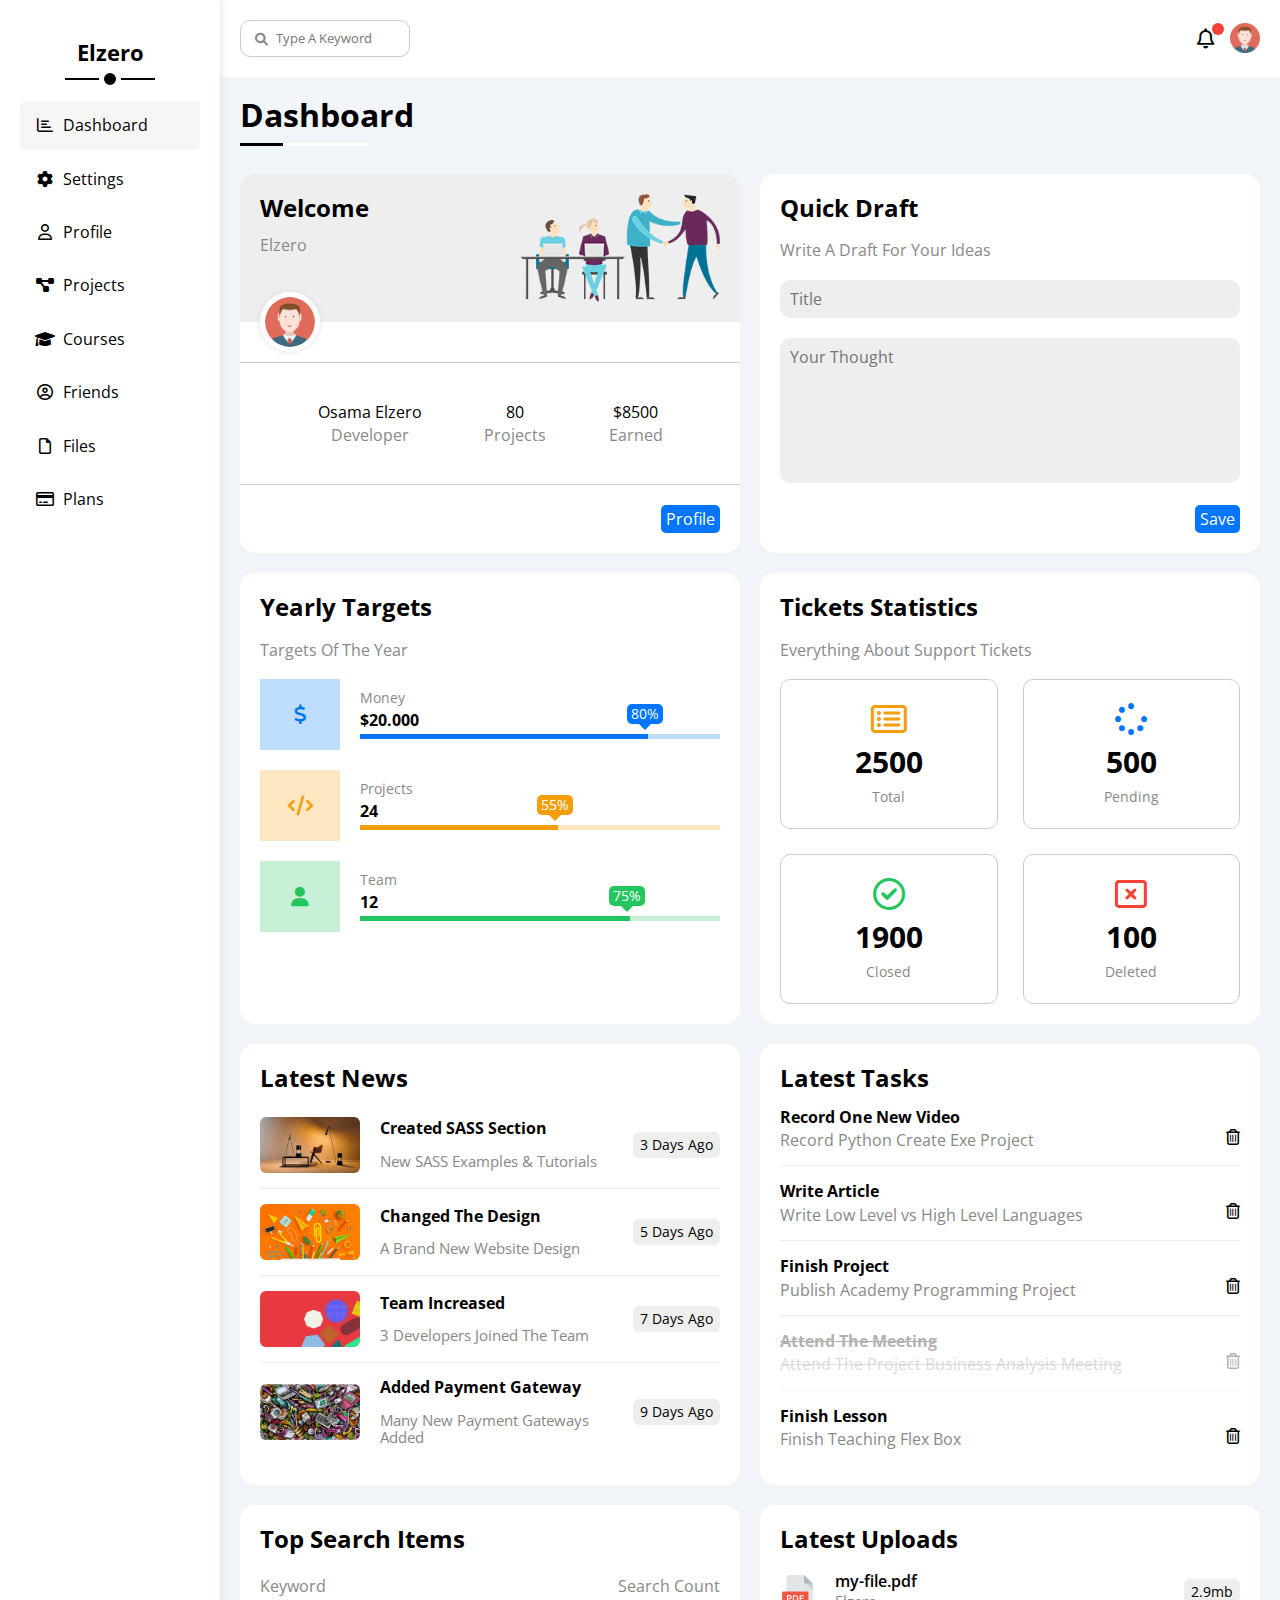
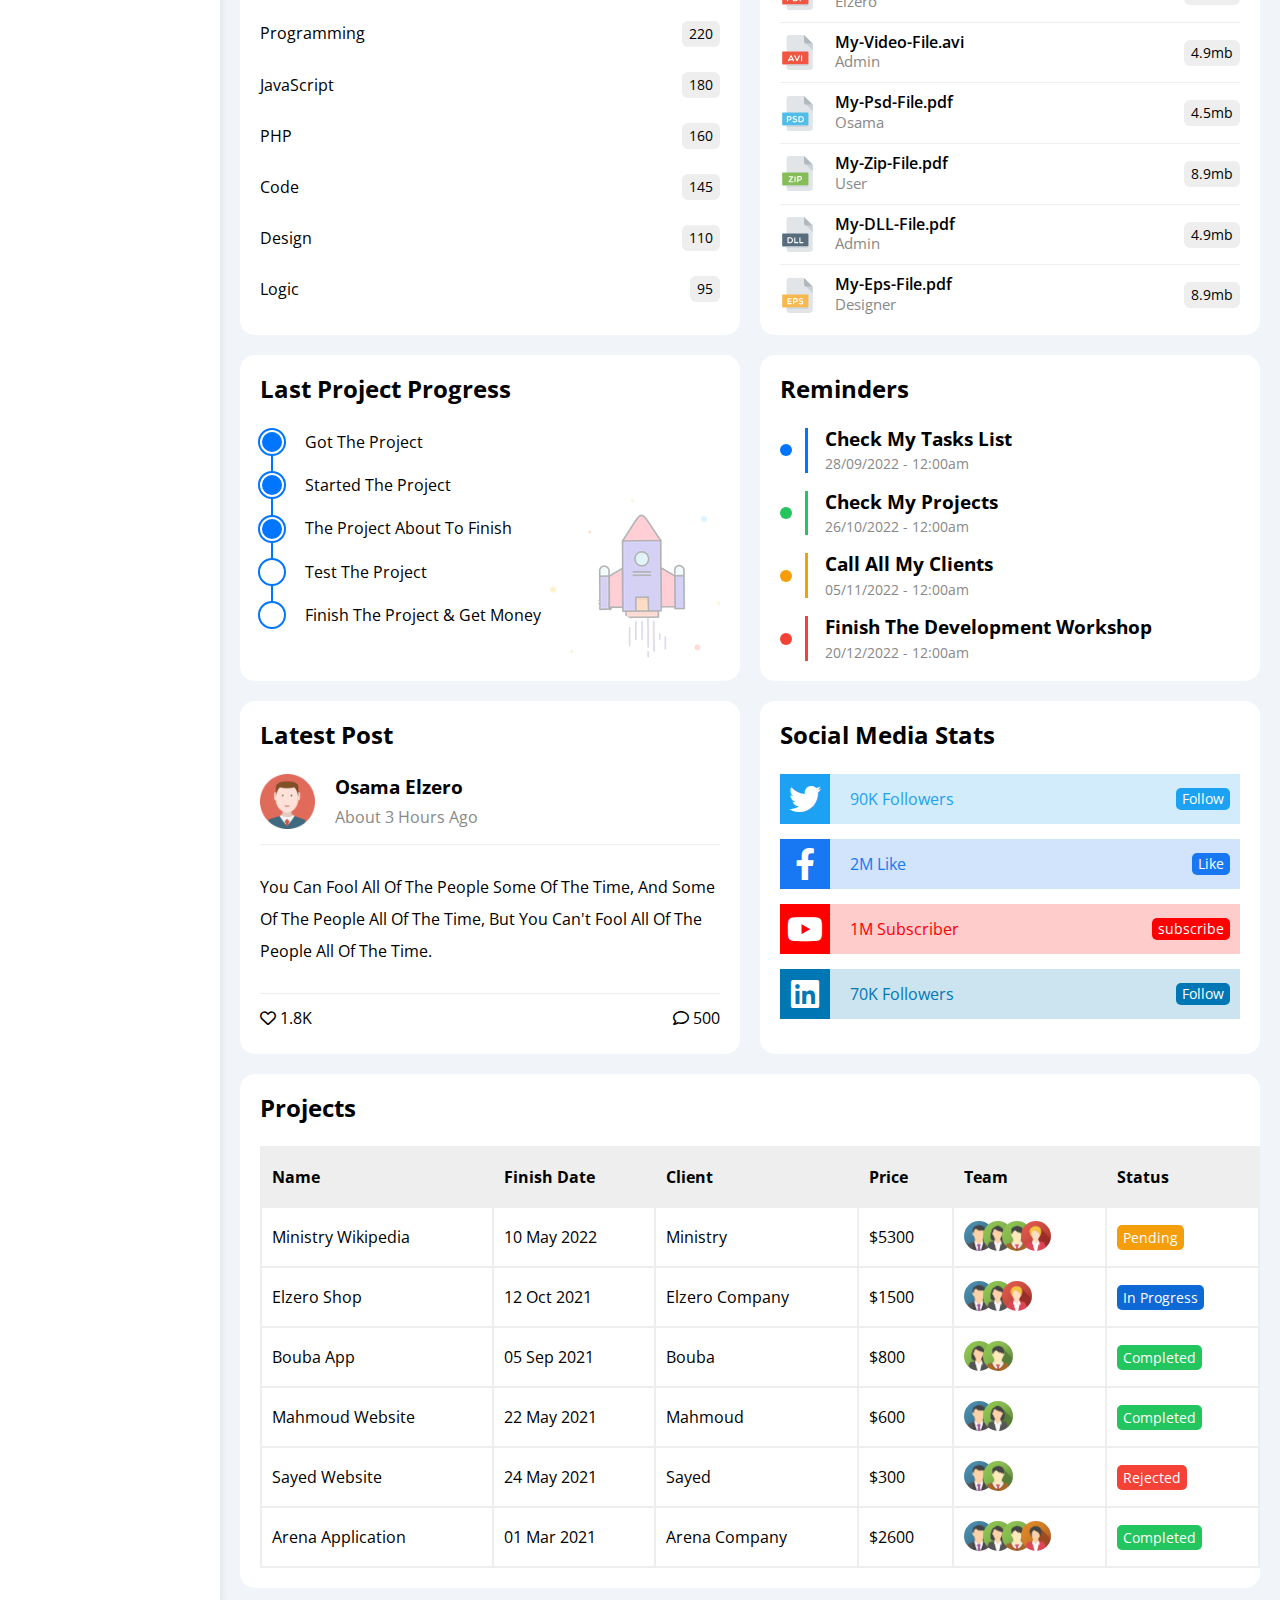
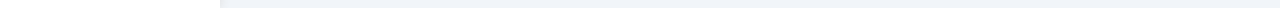
<file: index.html>
<!DOCTYPE html>
<html lang="en">
  <head>
    <meta charset="UTF-8" />
    <meta http-equiv="X-UA-Compatible" content="IE=edge" />
    <meta name="viewport" content="width=device-width, initial-scale=1.0" />
    <title>Dashboard</title>
    <!-- Main Template CSS File -->
    <link rel="stylesheet" href="./css/main.css" />
    <!-- Framework File -->
    <link rel="stylesheet" href="./css/framework.css" />
    <!-- Rendar All Elemants Normally -->
    <link rel="stylesheet" href="./css/normalize.css" />
    <!-- Font Awesome Library -->
    <link rel="stylesheet" href="./css/all.min.css" />
    <!-- Google Fonts -->
    <link rel="preconnect" href="https://fonts.googleapis.com" />
    <link rel="preconnect" href="https://fonts.gstatic.com" crossorigin />
    <link
      href="https://fonts.googleapis.com/css2?family=Open+Sans:wght@300;500;600;700&display=swap"
      rel="stylesheet"
    />
  </head>
  <body>
    <div class="page d-flex">
      <!-- Start Side Bar -->
      <div class="sidebar">
        <div class="logo">Elzero</div>
        <ul>
          <li>
            <a href="index.html" class="active"
              ><i class="fa-regular fa-chart-bar fa-fw"></i
              ><span>Dashboard</span></a
            >
          </li>
          <li>
            <a href="./html/settings.html"
              ><i class="fa-solid fa-gear fa-fw"></i><span>Settings</span></a
            >
          </li>
          <li>
            <a href="./html/profile.html"
              ><i class="fa-regular fa-user fa-fw"></i><span>Profile</span></a
            >
          </li>
          <li>
            <a href="./html/projects.html"
              ><i class="fa-solid fa-diagram-project fa-fw"></i
              ><span>Projects</span></a
            >
          </li>
          <li>
            <a href="./html/courses.html"
              ><i class="fa-solid fa-graduation-cap fa-fw"></i
              ><span>Courses</span></a
            >
          </li>
          <li>
            <a href="./html/friends.html"
              ><i class="fa-regular fa-circle-user fa-fw"></i
              ><span>Friends</span></a
            >
          </li>
          <li>
            <a href="./html/files.html"
              ><i class="fa-regular fa-file fa-fw"></i><span>Files</span></a
            >
          </li>
          <li>
            <a href="./html/plans.html"
              ><i class="fa-regular fa-credit-card fa-fw"></i
              ><span>Plans</span></a
            >
          </li>
        </ul>
      </div>
      <!-- End Side Bar -->
      <div class="content">
        <!-- Start Header -->
        <header>
          <div class="input-search">
            <input type="search" placeholder="Type A Keyword" />
          </div>
          <div class="icon-img">
            <i class="fa-regular fa-bell fa-lg"></i>
            <img src="./imgs/avatar.png" alt="Profile Image" />
          </div>
        </header>
        <!-- End Header -->
        <h1 class="page-title p-20">Dashboard</h1>
        <!-- Start Wrapper -->
        <div class="wrapper">
          <div class="welcome rad-15 of-h">
            <div class="intro">
              <div>
                <h2>Welcome</h2>
                <span>Elzero</span>
              </div>
              <img src="./imgs/welcome.png" alt="Welcome Img" />
            </div>
            <div class="info">
              <img src="./imgs/avatar.png" alt="Profile Image" />
              <div class="data">
                <div>
                  <span>Osama Elzero</span>
                  <span>Developer</span>
                </div>
                <div>
                  <span>80</span>
                  <span>Projects</span>
                </div>
                <div>
                  <span>$8500</span>
                  <span>Earned</span>
                </div>
              </div>
              <a href="./html/profile.html" class="main-button">Profile</a>
            </div>
          </div>
          <div class="quick-draft rad-15 of-h bg-c">
            <h2>Quick Draft</h2>
            <span>Write A Draft For Your Ideas</span>
            <input type="text" placeholder="Title" />
            <textarea placeholder="Your Thought"></textarea>
            <a href="#" class="main-button">Save</a>
          </div>
          <div class="yearly-targets rad-15 of-h p-20 bg-c">
            <h2>Yearly Targets</h2>
            <span>Targets Of The Year</span>
            <div class="box">
              <div class="icon">
                <i class="fa-solid fa-dollar-sign fa-lg"></i>
              </div>
              <div class="info">
                <span>Money</span>
                <span>$20.000</span>
                <div class="progress"><span data-per="80%"></span></div>
              </div>
            </div>
            <div class="box">
              <div class="icon">
                <i class="fa-solid fa-code fa-lg"></i>
              </div>
              <div class="info">
                <span>Projects</span>
                <span>24</span>
                <div class="progress"><span data-per="55%"></span></div>
              </div>
            </div>
            <div class="box">
              <div class="icon">
                <i class="fa-solid fa-user fa-lg"></i>
              </div>
              <div class="info">
                <span>Team</span>
                <span>12</span>
                <div class="progress"><span data-per="75%"></span></div>
              </div>
            </div>
          </div>
          <div class="tickets-statistics bg-c of-h p-20 rad-15">
            <h2>Tickets Statistics</h2>
            <span>Everything About Support Tickets</span>
            <div class="details">
              <div class="box">
                <i class="fa-regular fa-rectangle-list fa-2x"></i>
                <span>2500</span>
                <span>Total</span>
              </div>
              <div class="box">
                <i class="fa-solid fa-spinner fa-2x"></i>
                <span>500</span>
                <span>Pending</span>
              </div>
              <div class="box">
                <i class="fa-regular fa-circle-check fa-2x"></i>
                <span>1900</span>
                <span>Closed</span>
              </div>
              <div class="box">
                <i class="fa-regular fa-rectangle-xmark fa-2x"></i>
                <span>100</span>
                <span>Deleted</span>
              </div>
            </div>
          </div>
          <div class="news rad-15 of-h p-20 bg-c">
            <h2>Latest News</h2>
            <div class="box">
              <img src="./imgs/news-01.png" alt="news Img" />
              <div class="info">
                <h4>Created SASS Section</h4>
                <p>New SASS Examples & Tutorials</p>
              </div>
              <span>3 Days Ago</span>
            </div>
            <div class="box">
              <img src="./imgs/news-02.png" alt="news Img" />
              <div class="info">
                <h4>Changed The Design</h4>
                <p>A Brand New Website Design</p>
              </div>
              <span>5 Days Ago</span>
            </div>
            <div class="box">
              <img src="./imgs/news-03.png" alt="news Img" />
              <div class="info">
                <h4>Team Increased</h4>
                <p>3 Developers Joined The Team</p>
              </div>
              <span>7 Days Ago</span>
            </div>
            <div class="box">
              <img src="./imgs/news-04.png" alt="news Img" />
              <div class="info">
                <h4>Added Payment Gateway</h4>
                <p>Many New Payment Gateways Added</p>
              </div>
              <span>9 Days Ago</span>
            </div>
          </div>
          <div class="tasks of-h bg-c rad-15 p-20">
            <h2>Latest Tasks</h2>
            <div class="box">
              <div class="info">
                <h4>Record One New Video</h4>
                <p>Record Python Create Exe Project</p>
              </div>
              <i class="fa-regular fa-trash-can"></i>
            </div>
            <div class="box">
              <div class="info">
                <h4>Write Article</h4>
                <p>Write Low Level vs High Level Languages</p>
              </div>
              <i class="fa-regular fa-trash-can"></i>
            </div>
            <div class="box">
              <div class="info">
                <h4>Finish Project</h4>
                <p>Publish Academy Programming Project</p>
              </div>
              <i class="fa-regular fa-trash-can"></i>
            </div>
            <div class="box done">
              <div class="info">
                <h4>Attend The Meeting</h4>
                <p>Attend The Project Business Analysis Meeting</p>
              </div>
              <i class="fa-regular fa-trash-can"></i>
            </div>
            <div class="box">
              <div class="info">
                <h4>Finish Lesson</h4>
                <p>Finish Teaching Flex Box</p>
              </div>
              <i class="fa-regular fa-trash-can"></i>
            </div>
          </div>
          <div class="top-search bg-c of-h rad-15 p-20">
            <h2>Top Search Items</h2>
            <div class="head">
              <span>Keyword</span>
              <span>Search Count</span>
            </div>
            <div class="box">
              <span>Programming</span>
              <span>220</span>
            </div>
            <div class="box">
              <span>JavaScript</span>
              <span>180</span>
            </div>
            <div class="box">
              <span>PHP</span>
              <span>160</span>
            </div>
            <div class="box">
              <span>Code</span>
              <span>145</span>
            </div>
            <div class="box">
              <span>Design</span>
              <span>110</span>
            </div>
            <div class="box">
              <span>Logic</span>
              <span>95</span>
            </div>
          </div>
          <div class="uploads rad-15 of-h p-20 bg-c">
            <h2>Latest Uploads</h2>
            <div class="box">
              <img src="./imgs/pdf.svg" alt="pdf Img" />
              <div class="info">
                <h4>my-file.pdf</h4>
                <p>Elzero</p>
              </div>
              <span>2.9mb</span>
            </div>
            <div class="box">
              <img src="./imgs/avi.svg" alt="avi Img" />
              <div class="info">
                <h4>My-Video-File.avi</h4>
                <p>Admin</p>
              </div>
              <span>4.9mb</span>
            </div>
            <div class="box">
              <img src="./imgs/psd.svg" alt="psd Img" />
              <div class="info">
                <h4>My-Psd-File.pdf</h4>
                <p>Osama</p>
              </div>
              <span>4.5mb</span>
            </div>
            <div class="box">
              <img src="./imgs/zip.svg" alt="zip Img" />
              <div class="info">
                <h4>My-Zip-File.pdf</h4>
                <p>User</p>
              </div>
              <span>8.9mb</span>
            </div>
            <div class="box">
              <img src="./imgs/dll.svg" alt="dll Img" />
              <div class="info">
                <h4>My-DLL-File.pdf</h4>
                <p>Admin</p>
              </div>
              <span>4.9mb</span>
            </div>
            <div class="box">
              <img src="./imgs/eps.svg" alt="eps Img" />
              <div class="info">
                <h4>My-Eps-File.pdf</h4>
                <p>Designer</p>
              </div>
              <span>8.9mb</span>
            </div>
          </div>
          <div class="last-project bg-c of-h rad-15 p-20">
            <h2>Last Project Progress</h2>
            <ul>
              <li class="done">Got The Project</li>
              <li class="done">Started The Project</li>
              <li class="done">The Project About To Finish</li>
              <li class="current">Test The Project</li>
              <li>Finish The Project & Get Money</li>
            </ul>
            <img src="./imgs/project.png" alt="Project Img" />
          </div>
          <div class="reminders bg-c of-h rad-15 p-20">
            <h2>Reminders</h2>
            <div class="box">
              <h3>Check My Tasks List</h3>
              <span>28/09/2022 - 12:00am</span>
            </div>
            <div class="box">
              <h3>Check My Projects</h3>
              <span>26/10/2022 - 12:00am</span>
            </div>
            <div class="box">
              <h3>Call All My Clients</h3>
              <span>05/11/2022 - 12:00am</span>
            </div>
            <div class="box">
              <h3>Finish The Development Workshop</h3>
              <span>20/12/2022 - 12:00am</span>
            </div>
          </div>
          <div class="latest-post bg-c of-h rad-15 p-20">
            <h2>Latest Post</h2>
            <div class="head">
              <img src="./imgs/avatar.png" alt="Avatar Img" />
              <div class="info">
                <h3>Osama Elzero</h3>
                <span>About 3 Hours Ago</span>
              </div>
            </div>
            <div class="body">
              <p>
                You Can Fool All Of The People Some Of The Time, And Some Of The
                People All Of The Time, But You Can't Fool All Of The People All
                Of The Time.
              </p>
            </div>
            <div class="foot">
              <span><i class="fa-regular fa-heart"></i> 1.8K</span>
              <span><i class="fa-regular fa-comment"></i> 500</span>
            </div>
          </div>
          <div class="social bg-c of-h rad-15 p-20">
            <h2>Social Media Stats</h2>
            <div class="box">
              <i class="fa-brands fa-twitter fa-2x"></i>
              <div class="info">90K Followers</div>
              <a href="#">Follow</a>
            </div>
            <div class="box">
              <i class="fa-brands fa-facebook-f fa-2x"></i>
              <div class="info">2M Like</div>
              <a href="#">Like</a>
            </div>
            <div class="box">
              <i class="fa-brands fa-youtube fa-2x"></i>
              <div class="info">1M Subscriber</div>
              <a href="#">subscribe</a>
            </div>
            <div class="box">
              <i class="fa-brands fa-linkedin fa-2x"></i>
              <div class="info">70K Followers</div>
              <a href="#">Follow</a>
            </div>
          </div>
          <div class="projects bg-c rad-15 p-20">
            <h2>Projects</h2>
            <table>
              <thead>
                <tr>
                  <th>Name</th>
                  <th>Finish Date	</th>
                  <th>Client</th>
                  <th>Price</th>
                  <th>Team</th>
                  <th>Status</th>
                </tr>
              </thead>
              <tbody>
                <tr>
                  <td>Ministry Wikipedia</td>
                  <td>10 May 2022</td>
                  <td>Ministry</td>
                  <td>$5300</td>
                  <td>
                    <img src="./imgs/team-01.png" alt="Team Img">
                    <img src="./imgs/team-02.png" alt="Team Img">
                    <img src="./imgs/team-03.png" alt="Team Img">
                    <img src="./imgs/team-05.png" alt="Team Img">
                  </td>
                  <td class="pen"><span>Pending</span></td>
                </tr>
                <tr>
                  <td>Elzero Shop</td>
                  <td>12 Oct 2021</td>
                  <td>Elzero Company</td>
                  <td>$1500</td>
                  <td>
                    <img src="./imgs/team-01.png" alt="Team Img">
                    <img src="./imgs/team-02.png" alt="Team Img">
                    <img src="./imgs/team-05.png" alt="Team Img">
                  </td>
                  <td class="in-prog"><span>In Progress</span></td>
                </tr>
                <tr>
                  <td>Bouba App</td>
                  <td>05 Sep 2021</td>
                  <td>Bouba</td>
                  <td>$800</td>
                  <td>
                    <img src="./imgs/team-02.png" alt="Team Img">
                    <img src="./imgs/team-03.png" alt="Team Img">
                  </td>
                  <td class="done"><span>Completed</span></td>
                </tr>
                <tr>
                  <td>Mahmoud Website</td>
                  <td>22 May 2021</td>
                  <td>Mahmoud</td>
                  <td>$600</td>
                  <td>
                    <img src="./imgs/team-01.png" alt="Team Img">
                    <img src="./imgs/team-02.png" alt="Team Img">
                  </td>
                  <td class="done"><span>Completed</span></td>
                </tr>
                <tr>
                  <td>Sayed Website</td>
                  <td>24 May 2021</td>
                  <td>Sayed</td>
                  <td>$300</td>
                  <td>
                    <img src="./imgs/team-01.png" alt="Team Img">
                    <img src="./imgs/team-03.png" alt="Team Img">
                  </td>
                  <td class="reject"><span>Rejected</span></td>
                </tr>
                <tr>
                  <td>Arena Application</td>
                  <td>01 Mar 2021</td>
                  <td>Arena Company</td>
                  <td>$2600</td>
                  <td>
                    <img src="./imgs/team-01.png" alt="Team Img">
                    <img src="./imgs/team-02.png" alt="Team Img">
                    <img src="./imgs/team-03.png" alt="Team Img">
                    <img src="./imgs/team-04.png" alt="Team Img">
                  </td>
                  <td class="done"><span>Completed</span></td>
                </tr>
              </tbody>
            </table>
          </div>
        </div>
        <!-- End Wrapper -->
      </div>
    </div>
  </body>
</html>
</file>
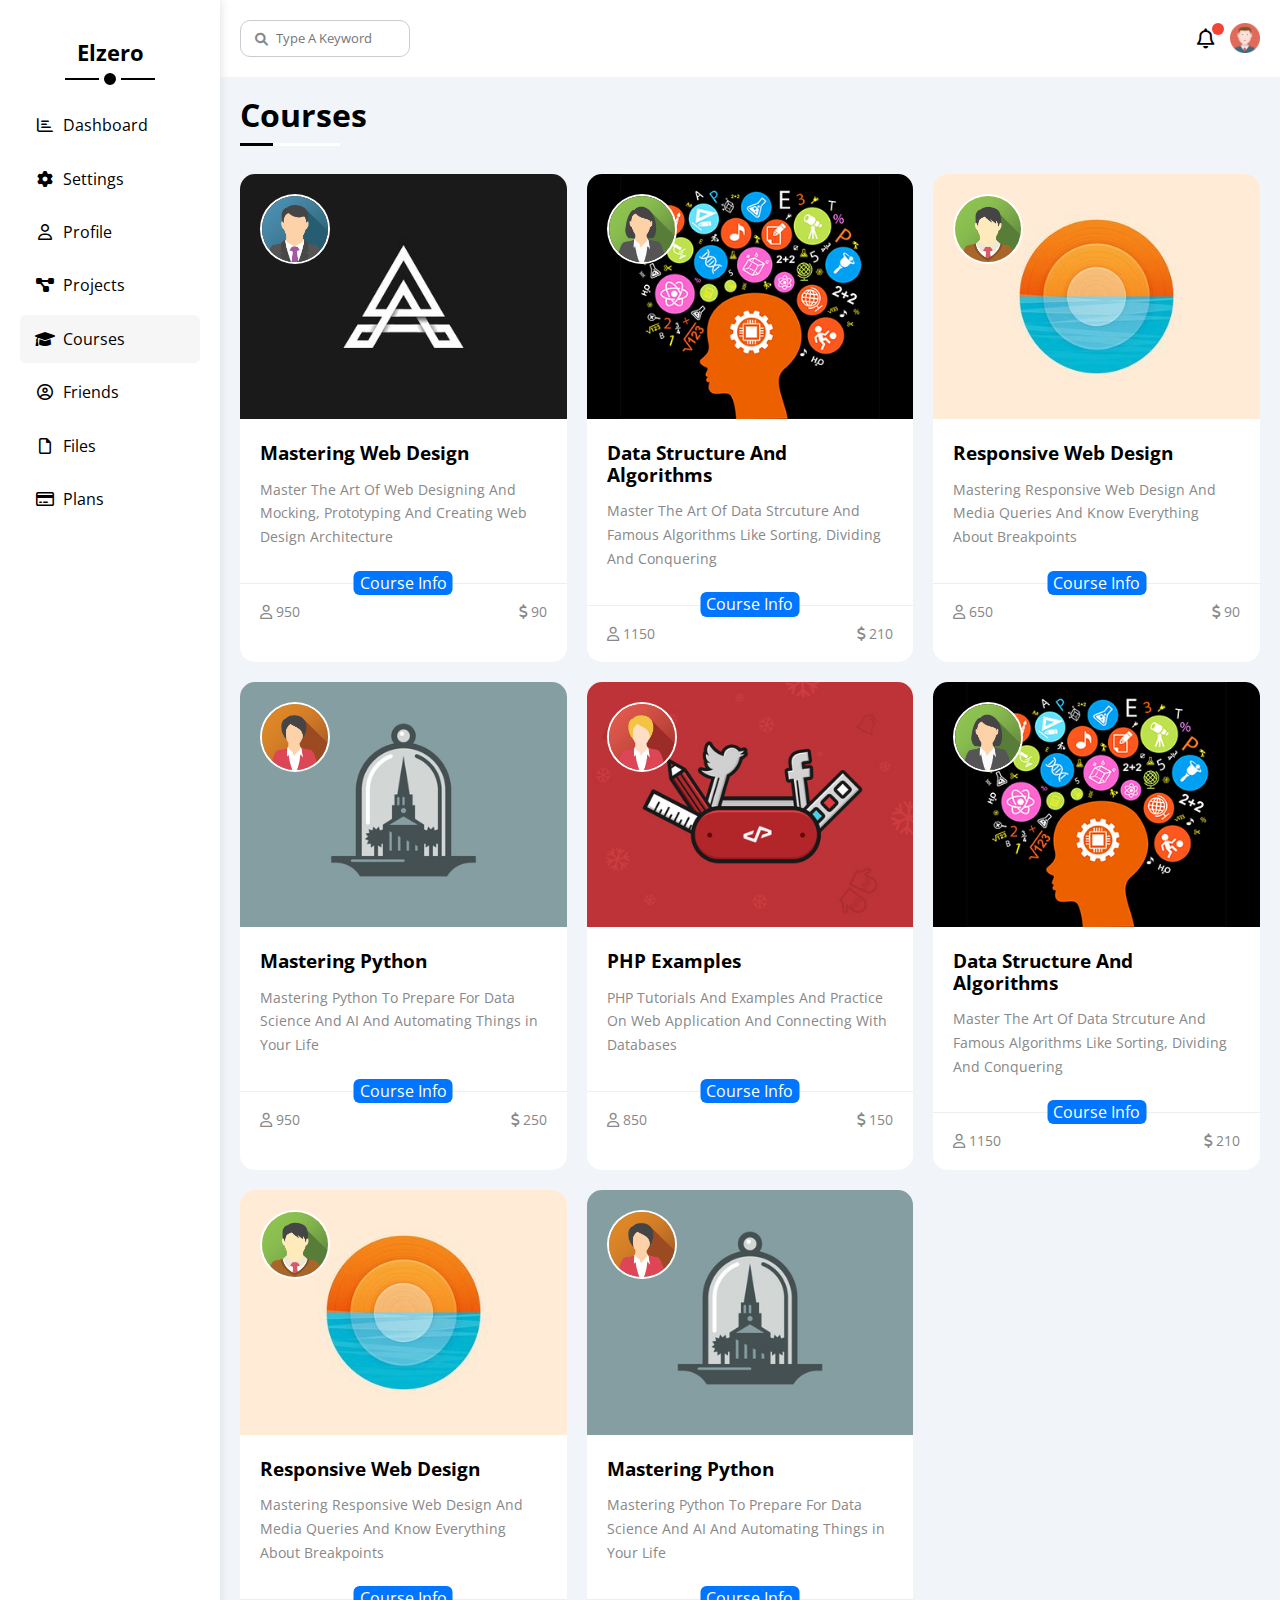
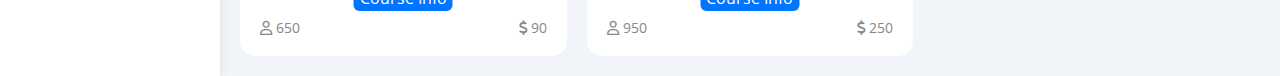
<file: html/courses.html>
<!DOCTYPE html>
<html lang="en">
  <head>
    <meta charset="UTF-8" />
    <meta http-equiv="X-UA-Compatible" content="IE=edge" />
    <meta name="viewport" content="width=device-width, initial-scale=1.0" />
    <title>Courses</title>
    <!-- Framework File -->
    <link rel="stylesheet" href="../css/framework.css" />
    <!-- Rendar All Elemants Normally -->
    <link rel="stylesheet" href="../css/normalize.css" />
    <!-- Main Template CSS File -->
    <link rel="stylesheet" href="../css/main.css" />
    <!-- Font Awesome Library -->
    <link rel="stylesheet" href="../css/all.min.css" />
    <!-- Google Fonts -->
    <link rel="preconnect" href="https://fonts.googleapis.com" />
    <link rel="preconnect" href="https://fonts.gstatic.com" crossorigin />
    <link
      href="https://fonts.googleapis.com/css2?family=Open+Sans:wght@300;500;600;700&display=swap"
      rel="stylesheet"
    />
  </head>
  <body>
    <div class="page d-flex">
      <!-- Start Side Bar -->
      <div class="sidebar">
        <div class="logo">Elzero</div>
        <ul>
          <li>
            <a href="../index.html"
              ><i class="fa-regular fa-chart-bar fa-fw"></i
              ><span>Dashboard</span></a
            >
          </li>
          <li>
            <a href="settings.html"
              ><i class="fa-solid fa-gear fa-fw"></i><span>Settings</span></a
            >
          </li>
          <li>
            <a href="profile.html"
              ><i class="fa-regular fa-user fa-fw"></i><span>Profile</span></a
            >
          </li>
          <li>
            <a href="projects.html"
              ><i class="fa-solid fa-diagram-project fa-fw"></i
              ><span>Projects</span></a
            >
          </li>
          <li>
            <a href="courses.html" class="active"
              ><i class="fa-solid fa-graduation-cap fa-fw"></i
              ><span>Courses</span></a
            >
          </li>
          <li>
            <a href="friends.html"
              ><i class="fa-regular fa-circle-user fa-fw"></i
              ><span>Friends</span></a
            >
          </li>
          <li>
            <a href="files.html"
              ><i class="fa-regular fa-file fa-fw"></i><span>Files</span></a
            >
          </li>
          <li>
            <a href="plans.html"
              ><i class="fa-regular fa-credit-card fa-fw"></i
              ><span>Plans</span></a
            >
          </li>
        </ul>
      </div>
      <!-- End Side Bar -->
      <div class="content">
        <!-- Start Header -->
        <header>
          <div class="input-search">
            <input type="search" placeholder="Type A Keyword" />
          </div>
          <div class="icon-img">
            <i class="fa-regular fa-bell fa-lg"></i>
            <img src="../imgs/avatar.png" alt="Profile Image" />
          </div>
        </header>
        <!-- End Header -->
        <h1 class="page-title p-20">Courses</h1>
        <!-- Start Courses Page -->
        <div class="course-page content-layout">
          <div class="course-box bg-c of-h rad-15">
            <div class="imgs">
              <img src="../imgs/course-01.jpg" alt="Course Img" />
              <img src="../imgs/team-01.png" alt="Team Img" />
            </div>
            <div class="info p-20">
              <h3 class="m-0">Mastering Web Design</h3>
              <p>
                Master The Art Of Web Designing And Mocking, Prototyping And
                Creating Web Design Architecture
              </p>
              <div class="course-info">Course Info</div>
            </div>
            <div class="foot p-20">
              <div>
                <i class="fa-regular fa-user"></i>
                <span>950</span>
              </div>
              <div>
                <i class="fa-solid fa-dollar-sign"></i>
                <span>90</span>
              </div>
            </div>
          </div>
          <div class="course-box bg-c of-h rad-15">
            <div class="imgs">
              <img src="../imgs/course-02.jpg" alt="Course Img" />
              <img src="../imgs/team-02.png" alt="Team Img" />
            </div>
            <div class="info p-20">
              <h3 class="m-0">Data Structure And Algorithms</h3>
              <p>
                Master The Art Of Data Strcuture And Famous Algorithms Like
                Sorting, Dividing And Conquering
              </p>
              <div class="course-info">Course Info</div>
            </div>
            <div class="foot p-20">
              <div>
                <i class="fa-regular fa-user"></i>
                <span>1150</span>
              </div>
              <div>
                <i class="fa-solid fa-dollar-sign"></i>
                <span>210</span>
              </div>
            </div>
          </div>
          <div class="course-box bg-c of-h rad-15">
            <div class="imgs">
              <img src="../imgs/course-03.jpg" alt="Course Img" />
              <img src="../imgs/team-03.png" alt="Team Img" />
            </div>
            <div class="info p-20">
              <h3 class="m-0">Responsive Web Design</h3>
              <p>
                Mastering Responsive Web Design And Media Queries And Know
                Everything About Breakpoints
              </p>
              <div class="course-info">Course Info</div>
            </div>
            <div class="foot p-20">
              <div>
                <i class="fa-regular fa-user"></i>
                <span>650</span>
              </div>
              <div>
                <i class="fa-solid fa-dollar-sign"></i>
                <span>90</span>
              </div>
            </div>
          </div>
          <div class="course-box bg-c of-h rad-15">
            <div class="imgs">
              <img src="../imgs/course-04.jpg" alt="Course Img" />
              <img src="../imgs/team-04.png" alt="Team Img" />
            </div>
            <div class="info p-20">
              <h3 class="m-0">Mastering Python</h3>
              <p>
                Mastering Python To Prepare For Data Science And AI And
                Automating Things in Your Life
              </p>
              <div class="course-info">Course Info</div>
            </div>
            <div class="foot p-20">
              <div>
                <i class="fa-regular fa-user"></i>
                <span>950</span>
              </div>
              <div>
                <i class="fa-solid fa-dollar-sign"></i>
                <span>250</span>
              </div>
            </div>
          </div>
          <div class="course-box bg-c of-h rad-15">
            <div class="imgs">
              <img src="../imgs/course-05.jpg" alt="Course Img" />
              <img src="../imgs/team-05.png" alt="Team Img" />
            </div>
            <div class="info p-20">
              <h3 class="m-0">PHP Examples</h3>
              <p>
                PHP Tutorials And Examples And Practice On Web Application And
                Connecting With Databases
              </p>
              <div class="course-info">Course Info</div>
            </div>
            <div class="foot p-20">
              <div>
                <i class="fa-regular fa-user"></i>
                <span>850</span>
              </div>
              <div>
                <i class="fa-solid fa-dollar-sign"></i>
                <span>150</span>
              </div>
            </div>
          </div>
          <div class="course-box bg-c of-h rad-15">
            <div class="imgs">
              <img src="../imgs/course-02.jpg" alt="Course Img" />
              <img src="../imgs/team-02.png" alt="Team Img" />
            </div>
            <div class="info p-20">
              <h3 class="m-0">Data Structure And Algorithms</h3>
              <p>
                Master The Art Of Data Strcuture And Famous Algorithms Like
                Sorting, Dividing And Conquering
              </p>
              <div class="course-info">Course Info</div>
            </div>
            <div class="foot p-20">
              <div>
                <i class="fa-regular fa-user"></i>
                <span>1150</span>
              </div>
              <div>
                <i class="fa-solid fa-dollar-sign"></i>
                <span>210</span>
              </div>
            </div>
          </div>
          <div class="course-box bg-c of-h rad-15">
            <div class="imgs">
              <img src="../imgs/course-03.jpg" alt="Course Img" />
              <img src="../imgs/team-03.png" alt="Team Img" />
            </div>
            <div class="info p-20">
              <h3 class="m-0">Responsive Web Design</h3>
              <p>
                Mastering Responsive Web Design And Media Queries And Know
                Everything About Breakpoints
              </p>
              <div class="course-info">Course Info</div>
            </div>
            <div class="foot p-20">
              <div>
                <i class="fa-regular fa-user"></i>
                <span>650</span>
              </div>
              <div>
                <i class="fa-solid fa-dollar-sign"></i>
                <span>90</span>
              </div>
            </div>
          </div>
          <div class="course-box bg-c of-h rad-15">
            <div class="imgs">
              <img src="../imgs/course-04.jpg" alt="Course Img" />
              <img src="../imgs/team-04.png" alt="Team Img" />
            </div>
            <div class="info p-20">
              <h3 class="m-0">Mastering Python</h3>
              <p>
                Mastering Python To Prepare For Data Science And AI And
                Automating Things in Your Life
              </p>
              <div class="course-info">Course Info</div>
            </div>
            <div class="foot p-20">
              <div>
                <i class="fa-regular fa-user"></i>
                <span>950</span>
              </div>
              <div>
                <i class="fa-solid fa-dollar-sign"></i>
                <span>250</span>
              </div>
            </div>
          </div>
        </div>
        <!-- End Courses Page -->
      </div>
    </div>
  </body>
</html>
</file>
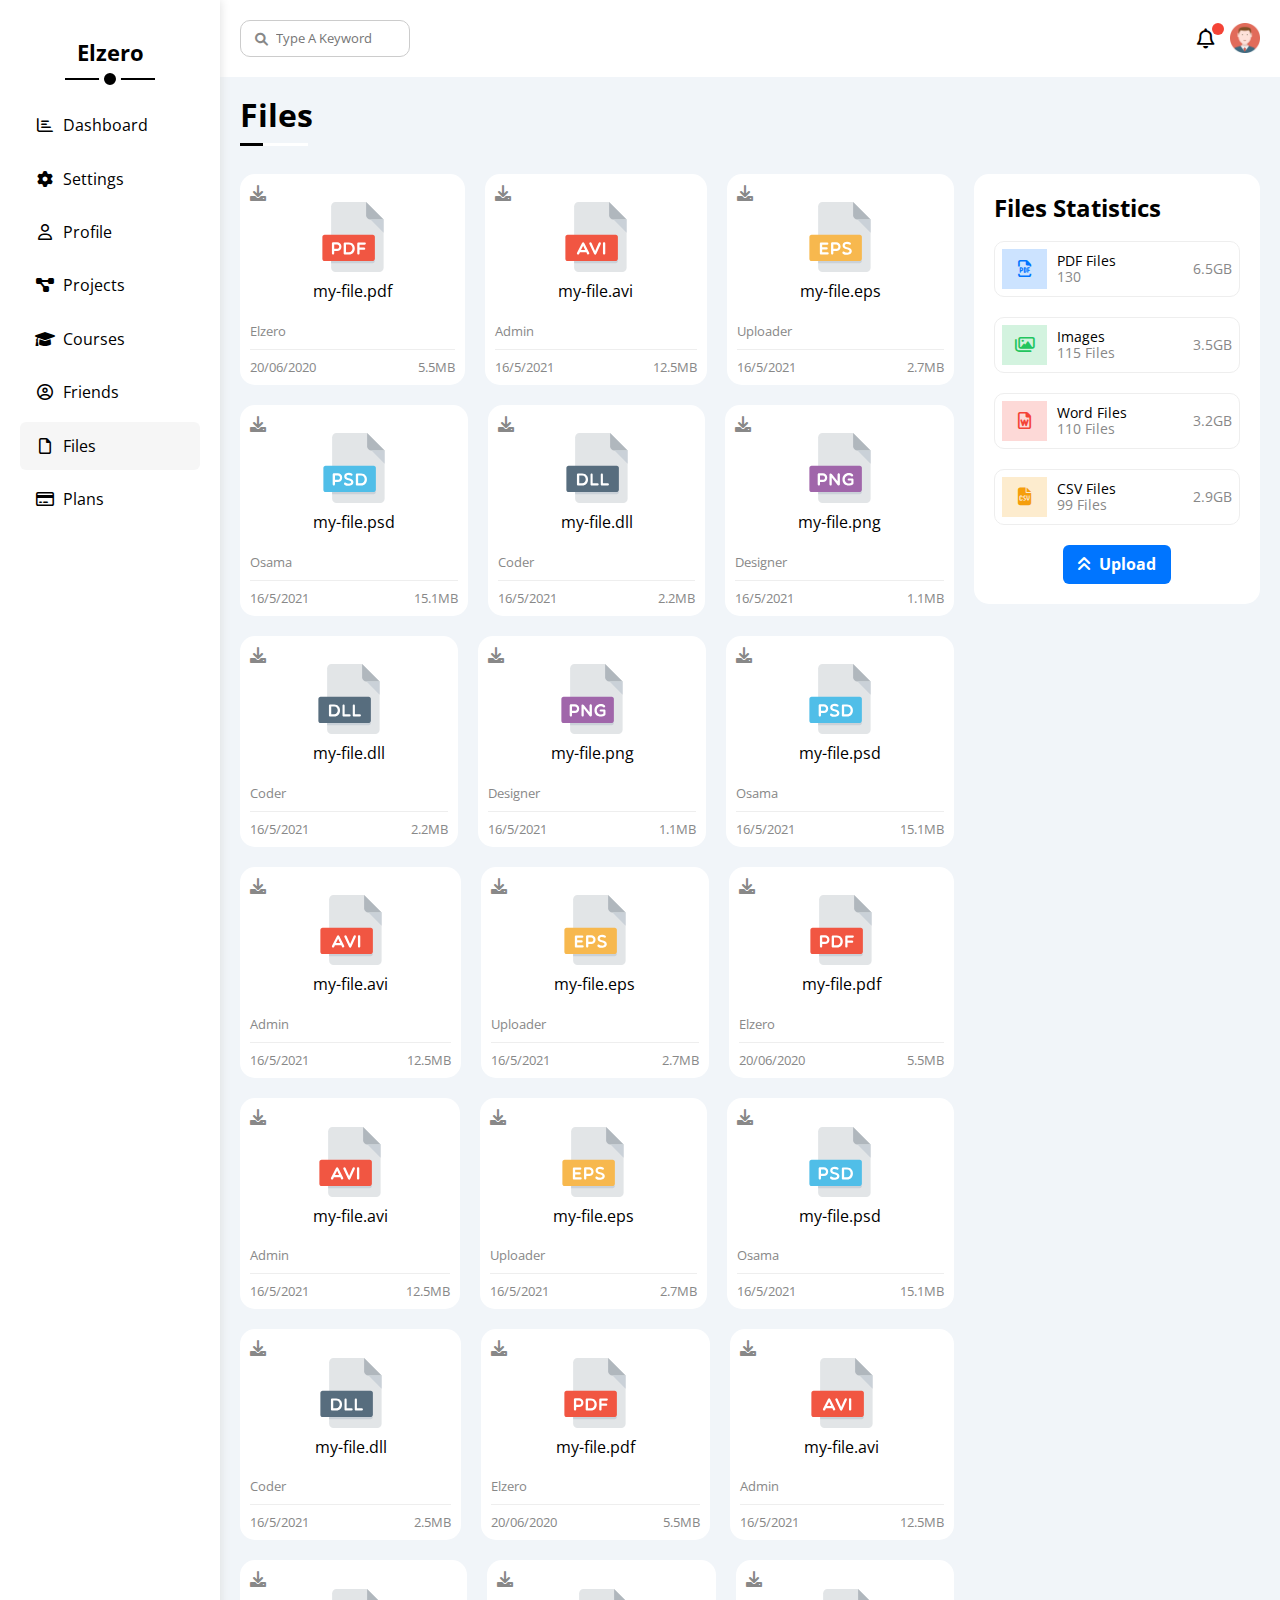
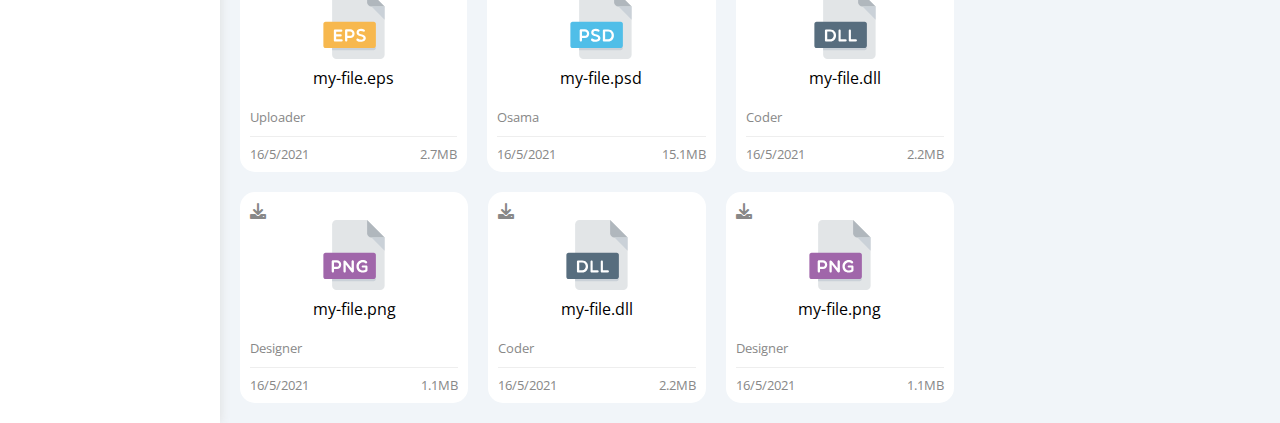
<file: html/files.html>
<!DOCTYPE html>
<html lang="en">
  <head>
    <meta charset="UTF-8" />
    <meta http-equiv="X-UA-Compatible" content="IE=edge" />
    <meta name="viewport" content="width=device-width, initial-scale=1.0" />
    <title>Files</title>
    <!-- Framework File -->
    <link rel="stylesheet" href="../css/framework.css" />
    <!-- Rendar All Elemants Normally -->
    <link rel="stylesheet" href="../css/normalize.css" />
    <!-- Main Template CSS File -->
    <link rel="stylesheet" href="../css/main.css" />
    <!-- Font Awesome Library -->
    <link rel="stylesheet" href="../css/all.min.css" />
    <!-- Google Fonts -->
    <link rel="preconnect" href="https://fonts.googleapis.com" />
    <link rel="preconnect" href="https://fonts.gstatic.com" crossorigin />
    <link
      href="https://fonts.googleapis.com/css2?family=Open+Sans:wght@300;500;600;700&display=swap"
      rel="stylesheet"
    />
  </head>
  <body>
    <div class="page d-flex">
      <!-- Start Side Bar -->
      <div class="sidebar">
        <div class="logo">Elzero</div>
        <ul>
          <li>
            <a href="../index.html"
              ><i class="fa-regular fa-chart-bar fa-fw"></i
              ><span>Dashboard</span></a
            >
          </li>
          <li>
            <a href="settings.html"
              ><i class="fa-solid fa-gear fa-fw"></i><span>Settings</span></a
            >
          </li>
          <li>
            <a href="profile.html"
              ><i class="fa-regular fa-user fa-fw"></i><span>Profile</span></a
            >
          </li>
          <li>
            <a href="projects.html"
              ><i class="fa-solid fa-diagram-project fa-fw"></i
              ><span>Projects</span></a
            >
          </li>
          <li>
            <a href="courses.html"
              ><i class="fa-solid fa-graduation-cap fa-fw"></i
              ><span>Courses</span></a
            >
          </li>
          <li>
            <a href="friends.html"
              ><i class="fa-regular fa-circle-user fa-fw"></i
              ><span>Friends</span></a
            >
          </li>
          <li>
            <a href="files.html" class="active"
              ><i class="fa-regular fa-file fa-fw"></i><span>Files</span></a
            >
          </li>
          <li>
            <a href="plans.html"
              ><i class="fa-regular fa-credit-card fa-fw"></i
              ><span>Plans</span></a
            >
          </li>
        </ul>
      </div>
      <!-- End Side Bar -->
      <div class="content">
        <!-- Start Header -->
        <header>
          <div class="input-search">
            <input type="search" placeholder="Type A Keyword" />
          </div>
          <div class="icon-img">
            <i class="fa-regular fa-bell fa-lg"></i>
            <img src="../imgs/avatar.png" alt="Profile Image" />
          </div>
        </header>
        <!-- End Header -->
        <h1 class="page-title p-20">Files</h1>
        <!-- Start Friends Page -->
        <div class="files-page">
          <div class="files">
            <div class="file-box bg-c rad-15 of-h">
              <i class="fa-solid fa-download c-grey p-absolute"></i>
              <div class="img-info">
                <img src="../imgs/pdf.svg" alt="pdf img">
                <span>my-file.pdf</span>
              </div>
              <span class="c-grey">Elzero</span>
              <div class="info">
                <span class="c-grey">20/06/2020</span>
                <span class="c-grey">5.5MB</span>
              </div>
            </div>
            <div class="file-box bg-c rad-15 of-h">
              <i class="fa-solid fa-download c-grey p-absolute"></i>
              <div class="img-info">
                <img src="../imgs/avi.svg" alt="avi img">
                <span>my-file.avi</span>
              </div>
              <span class="c-grey">Admin</span>
              <div class="info">
                <span class="c-grey">16/5/2021</span>
                <span class="c-grey">12.5MB</span>
              </div>
            </div>
            <div class="file-box bg-c rad-15 of-h">
              <i class="fa-solid fa-download c-grey p-absolute"></i>
              <div class="img-info">
                <img src="../imgs/eps.svg" alt="eps img">
                <span>my-file.eps</span>
              </div>
              <span class="c-grey">Uploader</span>
              <div class="info">
                <span class="c-grey">16/5/2021</span>
                <span class="c-grey">2.7MB</span>
              </div>
            </div>
            <div class="file-box bg-c rad-15 of-h">
              <i class="fa-solid fa-download c-grey p-absolute"></i>
              <div class="img-info">
                <img src="../imgs/psd.svg" alt="psd img">
                <span>my-file.psd</span>
              </div>
              <span class="c-grey">Osama</span>
              <div class="info">
                <span class="c-grey">16/5/2021</span>
                <span class="c-grey">15.1MB</span>
              </div>
            </div>
            <div class="file-box bg-c rad-15 of-h">
              <i class="fa-solid fa-download c-grey p-absolute"></i>
              <div class="img-info">
                <img src="../imgs/dll.svg" alt="dll img">
                <span>my-file.dll</span>
              </div>
              <span class="c-grey">Coder</span>
              <div class="info">
                <span class="c-grey">16/5/2021</span>
                <span class="c-grey">2.2MB</span>
              </div>
            </div>
            <div class="file-box bg-c rad-15 of-h">
              <i class="fa-solid fa-download c-grey p-absolute"></i>
              <div class="img-info">
                <img src="../imgs/png.svg" alt="png img">
                <span>my-file.png</span>
              </div>
              <span class="c-grey">Designer</span>
              <div class="info">
                <span class="c-grey">16/5/2021</span>
                <span class="c-grey">1.1MB</span>
              </div>
            </div>
            <div class="file-box bg-c rad-15 of-h">
              <i class="fa-solid fa-download c-grey p-absolute"></i>
              <div class="img-info">
                <img src="../imgs/dll.svg" alt="dll img">
                <span>my-file.dll</span>
              </div>
              <span class="c-grey">Coder</span>
              <div class="info">
                <span class="c-grey">16/5/2021</span>
                <span class="c-grey">2.2MB</span>
              </div>
            </div>
            <div class="file-box bg-c rad-15 of-h">
              <i class="fa-solid fa-download c-grey p-absolute"></i>
              <div class="img-info">
                <img src="../imgs/png.svg" alt="png img">
                <span>my-file.png</span>
              </div>
              <span class="c-grey">Designer</span>
              <div class="info">
                <span class="c-grey">16/5/2021</span>
                <span class="c-grey">1.1MB</span>
              </div>
            </div>
            <div class="file-box bg-c rad-15 of-h">
              <i class="fa-solid fa-download c-grey p-absolute"></i>
              <div class="img-info">
                <img src="../imgs/psd.svg" alt="psd img">
                <span>my-file.psd</span>
              </div>
              <span class="c-grey">Osama</span>
              <div class="info">
                <span class="c-grey">16/5/2021</span>
                <span class="c-grey">15.1MB</span>
              </div>
            </div>
            <div class="file-box bg-c rad-15 of-h">
              <i class="fa-solid fa-download c-grey p-absolute"></i>
              <div class="img-info">
                <img src="../imgs/avi.svg" alt="avi img">
                <span>my-file.avi</span>
              </div>
              <span class="c-grey">Admin</span>
              <div class="info">
                <span class="c-grey">16/5/2021</span>
                <span class="c-grey">12.5MB</span>
              </div>
            </div>
            <div class="file-box bg-c rad-15 of-h">
              <i class="fa-solid fa-download c-grey p-absolute"></i>
              <div class="img-info">
                <img src="../imgs/eps.svg" alt="eps img">
                <span>my-file.eps</span>
              </div>
              <span class="c-grey">Uploader</span>
              <div class="info">
                <span class="c-grey">16/5/2021</span>
                <span class="c-grey">2.7MB</span>
              </div>
            </div>
            <div class="file-box bg-c rad-15 of-h">
              <i class="fa-solid fa-download c-grey p-absolute"></i>
              <div class="img-info">
                <img src="../imgs/pdf.svg" alt="pdf img">
                <span>my-file.pdf</span>
              </div>
              <span class="c-grey">Elzero</span>
              <div class="info">
                <span class="c-grey">20/06/2020</span>
                <span class="c-grey">5.5MB</span>
              </div>
            </div>
            <div class="file-box bg-c rad-15 of-h">
              <i class="fa-solid fa-download c-grey p-absolute"></i>
              <div class="img-info">
                <img src="../imgs/avi.svg" alt="avi img">
                <span>my-file.avi</span>
              </div>
              <span class="c-grey">Admin</span>
              <div class="info">
                <span class="c-grey">16/5/2021</span>
                <span class="c-grey">12.5MB</span>
              </div>
            </div>
            <div class="file-box bg-c rad-15 of-h">
              <i class="fa-solid fa-download c-grey p-absolute"></i>
              <div class="img-info">
                <img src="../imgs/eps.svg" alt="eps img">
                <span>my-file.eps</span>
              </div>
              <span class="c-grey">Uploader</span>
              <div class="info">
                <span class="c-grey">16/5/2021</span>
                <span class="c-grey">2.7MB</span>
              </div>
            </div>
            <div class="file-box bg-c rad-15 of-h">
              <i class="fa-solid fa-download c-grey p-absolute"></i>
              <div class="img-info">
                <img src="../imgs/psd.svg" alt="psd img">
                <span>my-file.psd</span>
              </div>
              <span class="c-grey">Osama</span>
              <div class="info">
                <span class="c-grey">16/5/2021</span>
                <span class="c-grey">15.1MB</span>
              </div>
            </div>
            <div class="file-box bg-c rad-15 of-h">
              <i class="fa-solid fa-download c-grey p-absolute"></i>
              <div class="img-info">
                <img src="../imgs/dll.svg" alt="dll img">
                <span>my-file.dll</span>
              </div>
              <span class="c-grey">Coder</span>
              <div class="info">
                <span class="c-grey">16/5/2021</span>
                <span class="c-grey">2.5MB</span>
              </div>
            </div>
            <div class="file-box bg-c rad-15 of-h">
              <i class="fa-solid fa-download c-grey p-absolute"></i>
              <div class="img-info">
                <img src="../imgs/pdf.svg" alt="pdf img">
                <span>my-file.pdf</span>
              </div>
              <span class="c-grey">Elzero</span>
              <div class="info">
                <span class="c-grey">20/06/2020</span>
                <span class="c-grey">5.5MB</span>
              </div>
            </div>
            <div class="file-box bg-c rad-15 of-h">
              <i class="fa-solid fa-download c-grey p-absolute"></i>
              <div class="img-info">
                <img src="../imgs/avi.svg" alt="avi img">
                <span>my-file.avi</span>
              </div>
              <span class="c-grey">Admin</span>
              <div class="info">
                <span class="c-grey">16/5/2021</span>
                <span class="c-grey">12.5MB</span>
              </div>
            </div>
            <div class="file-box bg-c rad-15 of-h">
              <i class="fa-solid fa-download c-grey p-absolute"></i>
              <div class="img-info">
                <img src="../imgs/eps.svg" alt="eps img">
                <span>my-file.eps</span>
              </div>
              <span class="c-grey">Uploader</span>
              <div class="info">
                <span class="c-grey">16/5/2021</span>
                <span class="c-grey">2.7MB</span>
              </div>
            </div>
            <div class="file-box bg-c rad-15 of-h">
              <i class="fa-solid fa-download c-grey p-absolute"></i>
              <div class="img-info">
                <img src="../imgs/psd.svg" alt="psd img">
                <span>my-file.psd</span>
              </div>
              <span class="c-grey">Osama</span>
              <div class="info">
                <span class="c-grey">16/5/2021</span>
                <span class="c-grey">15.1MB</span>
              </div>
            </div>
            <div class="file-box bg-c rad-15 of-h">
              <i class="fa-solid fa-download c-grey p-absolute"></i>
              <div class="img-info">
                <img src="../imgs/dll.svg" alt="dll img">
                <span>my-file.dll</span>
              </div>
              <span class="c-grey">Coder</span>
              <div class="info">
                <span class="c-grey">16/5/2021</span>
                <span class="c-grey">2.2MB</span>
              </div>
            </div>
            <div class="file-box bg-c rad-15 of-h">
              <i class="fa-solid fa-download c-grey p-absolute"></i>
              <div class="img-info">
                <img src="../imgs/png.svg" alt="png img">
                <span>my-file.png</span>
              </div>
              <span class="c-grey">Designer</span>
              <div class="info">
                <span class="c-grey">16/5/2021</span>
                <span class="c-grey">1.1MB</span>
              </div>
            </div>
            <div class="file-box bg-c rad-15 of-h">
              <i class="fa-solid fa-download c-grey p-absolute"></i>
              <div class="img-info">
                <img src="../imgs/dll.svg" alt="dll img">
                <span>my-file.dll</span>
              </div>
              <span class="c-grey">Coder</span>
              <div class="info">
                <span class="c-grey">16/5/2021</span>
                <span class="c-grey">2.2MB</span>
              </div>
            </div>
            <div class="file-box bg-c rad-15 of-h">
              <i class="fa-solid fa-download c-grey p-absolute"></i>
              <div class="img-info">
                <img src="../imgs/png.svg" alt="png img">
                <span>my-file.png</span>
              </div>
              <span class="c-grey">Designer</span>
              <div class="info">
                <span class="c-grey">16/5/2021</span>
                <span class="c-grey">1.1MB</span>
              </div>
            </div>
          </div>
          <div class="files-stats bg-c rad-15 of-h p-20">
            <h2 class="m-0">Files Statistics</h2>
            <div class="box">
              <i class="fa-regular fa-file-pdf fa-lg blue c-blue icon"></i>
              <div class="text">
                <span>PDF Files</span>
                <span class="c-grey">130</span>
              </div>
              <div class="size c-grey">6.5GB</div>
            </div>
            <div class="box">
              <i class="fa-regular fa-images fa-lg green c-green icon"></i>
              <div class="text">
                <span>Images</span>
                <span class="c-grey">115 Files</span>
              </div>
              <div class="size c-grey">3.5GB</div>
            </div>
            <div class="box">
              <i class="fa-regular fa-file-word fa-lg red c-red icon"></i>
              <div class="text">
                <span>Word Files</span>
                <span class="c-grey">110 Files</span>
              </div>
              <div class="size c-grey">3.2GB</div>
            </div>
            <div class="box">
              <i class="fa-solid fa-file-csv fa-lg orange c-orange icon"></i>
              <div class="text">
                <span>CSV Files</span>
                <span class="c-grey">99 Files</span>
              </div>
              <div class="size c-grey">2.9GB</div>
            </div>
            <div class="button">
              <i class="fa-solid fa-angles-up mr-10"></i>
              <a href="#">Upload</a>
            </div>
          </div>
        </div>
        <!-- End Friends Page -->
      </div>
    </div>
  </body>
</html>
</file>
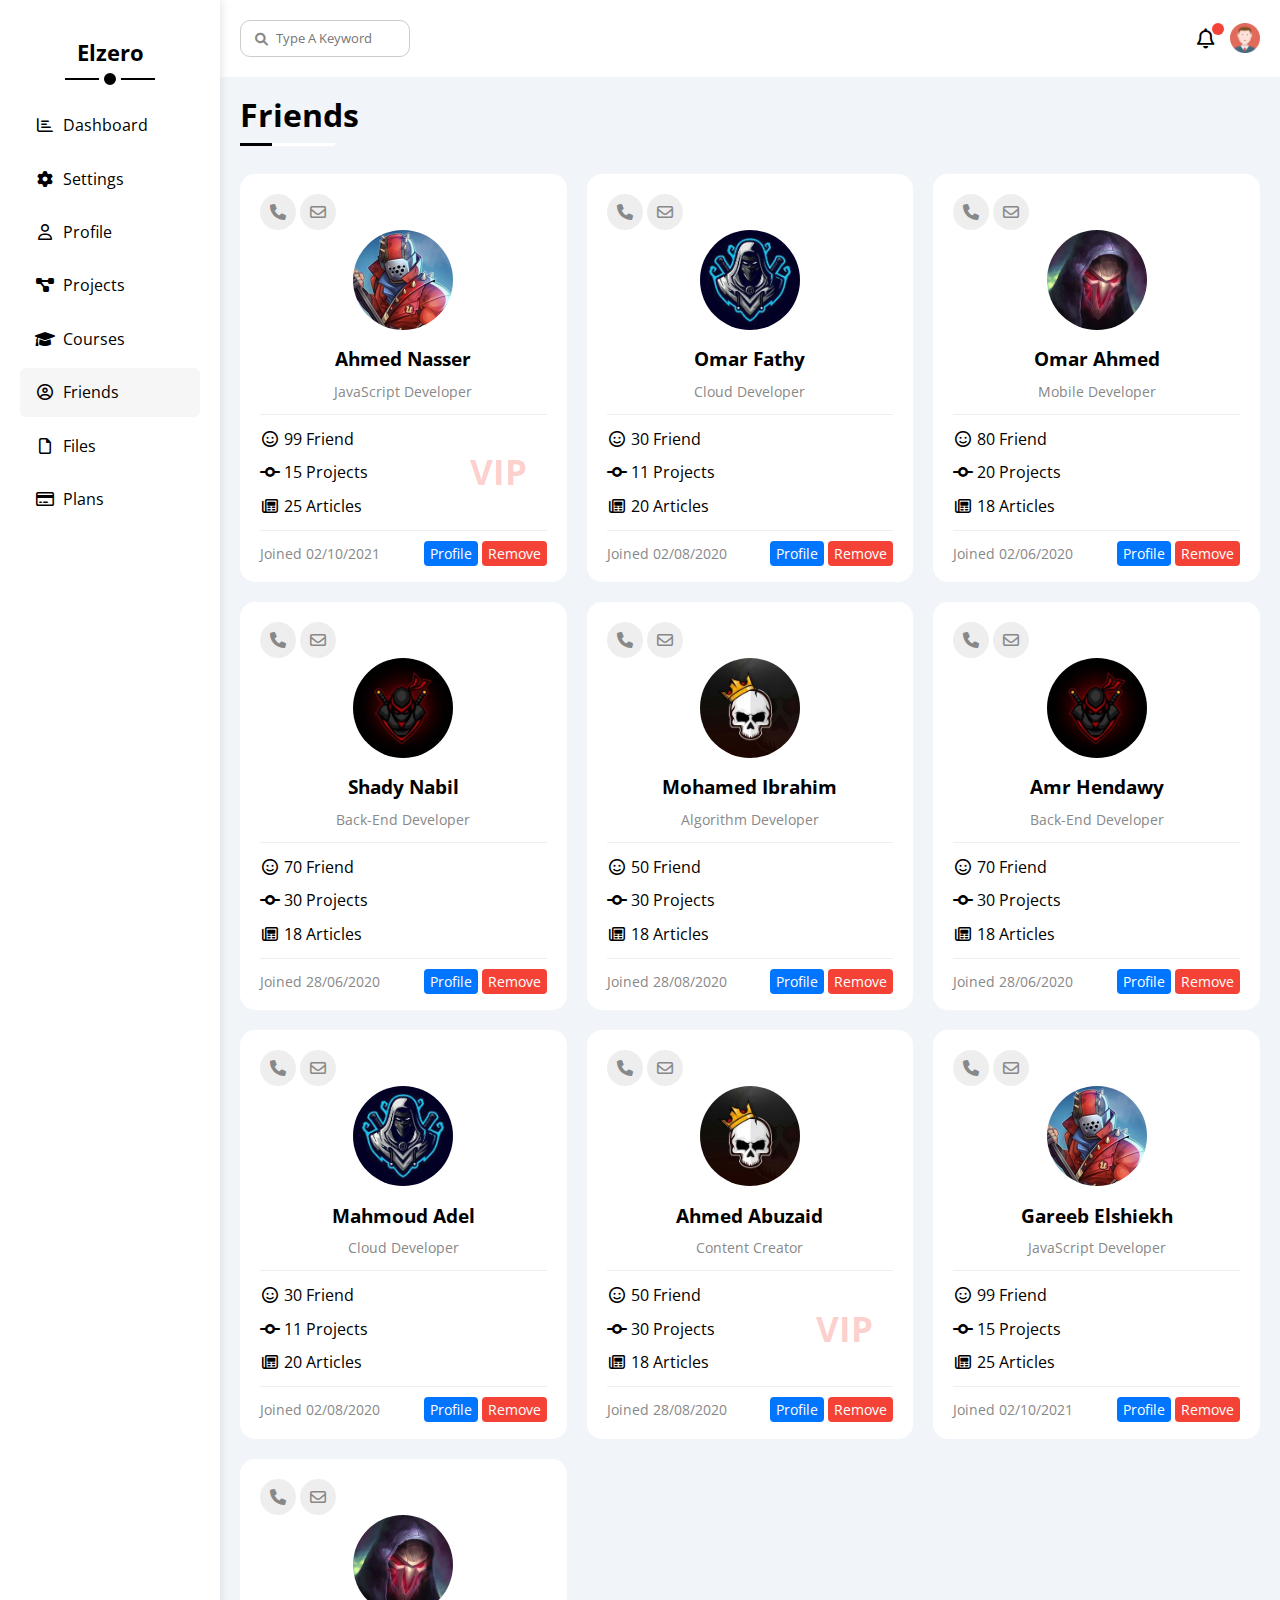
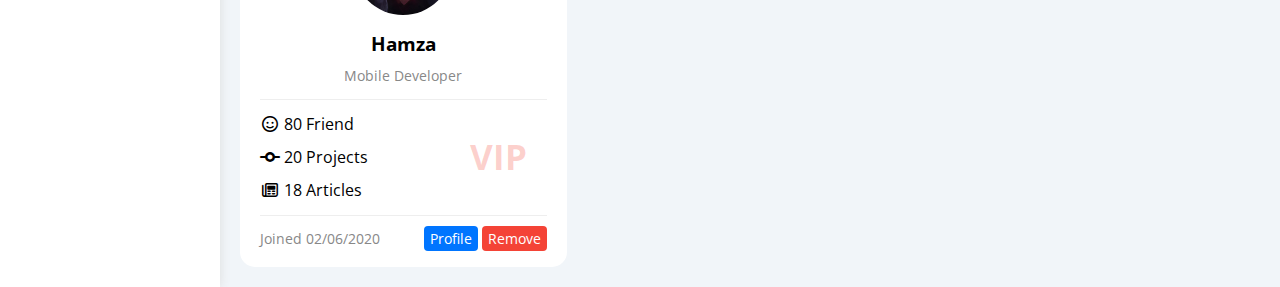
<file: html/friends.html>
<!DOCTYPE html>
<html lang="en">
  <head>
    <meta charset="UTF-8" />
    <meta http-equiv="X-UA-Compatible" content="IE=edge" />
    <meta name="viewport" content="width=device-width, initial-scale=1.0" />
    <title>Friends</title>
    <!-- Framework File -->
    <link rel="stylesheet" href="../css/framework.css" />
    <!-- Rendar All Elemants Normally -->
    <link rel="stylesheet" href="../css/normalize.css" />
    <!-- Main Template CSS File -->
    <link rel="stylesheet" href="../css/main.css" />
    <!-- Font Awesome Library -->
    <link rel="stylesheet" href="../css/all.min.css" />
    <!-- Google Fonts -->
    <link rel="preconnect" href="https://fonts.googleapis.com" />
    <link rel="preconnect" href="https://fonts.gstatic.com" crossorigin />
    <link
      href="https://fonts.googleapis.com/css2?family=Open+Sans:wght@300;500;600;700&display=swap"
      rel="stylesheet"
    />
  </head>
  <body>
    <div class="page d-flex">
      <!-- Start Side Bar -->
      <div class="sidebar">
        <div class="logo">Elzero</div>
        <ul>
          <li>
            <a href="../index.html"
              ><i class="fa-regular fa-chart-bar fa-fw"></i
              ><span>Dashboard</span></a
            >
          </li>
          <li>
            <a href="settings.html"
              ><i class="fa-solid fa-gear fa-fw"></i><span>Settings</span></a
            >
          </li>
          <li>
            <a href="profile.html"
              ><i class="fa-regular fa-user fa-fw"></i><span>Profile</span></a
            >
          </li>
          <li>
            <a href="projects.html"
              ><i class="fa-solid fa-diagram-project fa-fw"></i
              ><span>Projects</span></a
            >
          </li>
          <li>
            <a href="courses.html"
              ><i class="fa-solid fa-graduation-cap fa-fw"></i
              ><span>Courses</span></a
            >
          </li>
          <li>
            <a href="friends.html" class="active"
              ><i class="fa-regular fa-circle-user fa-fw"></i
              ><span>Friends</span></a
            >
          </li>
          <li>
            <a href="files.html"
              ><i class="fa-regular fa-file fa-fw"></i><span>Files</span></a
            >
          </li>
          <li>
            <a href="plans.html"
              ><i class="fa-regular fa-credit-card fa-fw"></i
              ><span>Plans</span></a
            >
          </li>
        </ul>
      </div>
      <!-- End Side Bar -->
      <div class="content">
        <!-- Start Header -->
        <header>
          <div class="input-search">
            <input type="search" placeholder="Type A Keyword" />
          </div>
          <div class="icon-img">
            <i class="fa-regular fa-bell fa-lg"></i>
            <img src="../imgs/avatar.png" alt="Profile Image" />
          </div>
        </header>
        <!-- End Header -->
        <h1 class="page-title p-20">Friends</h1>
        <!-- Start Friends Page -->
        <div class="friends-page content-layout">
          <div class="friend-box bg-c of-h rad-15 p-20">
            <a href="#"><i class="fa-solid fa-phone"></i></a>
            <a href="#"><i class="fa-regular fa-envelope"></i></a>
            <div class="top">
              <img src="../imgs/friend-01.jpg" alt="Friend Img">
              <h3 class="m-0">Ahmed Nasser</h3>
              <p class="c-grey">JavaScript Developer</p>
            </div>
            <div class="info">
              <span><i class="fa-regular fa-face-smile fa-fw"></i> 99 Friend</span>
              <span><i class="fa-solid fa-code-commit fa-fw"></i> 15 Projects</span>
              <span><i class="fa-regular fa-newspaper fa-fw"></i> 25 Articles</span>
              <h1 class="vip">VIP</h1>
            </div>
            <div class="foot">
              <span class="c-grey">Joined 02/10/2021</span>
              <div class="buttons">
                <a href="./profile.html">Profile</a>
                <a href="#">Remove</a>
              </div>
            </div>
          </div>
          <div class="friend-box bg-c of-h rad-15 p-20">
            <a href="#"><i class="fa-solid fa-phone"></i></a>
            <a href="#"><i class="fa-regular fa-envelope"></i></a>
            <div class="top">
              <img src="../imgs/friend-02.jpg" alt="Friend Img">
              <h3 class="m-0">Omar Fathy</h3>
              <p class="c-grey">Cloud Developer</p>
            </div>
            <div class="info">
              <span><i class="fa-regular fa-face-smile fa-fw"></i> 30 Friend</span>
              <span><i class="fa-solid fa-code-commit fa-fw"></i> 11 Projects</span>
              <span><i class="fa-regular fa-newspaper fa-fw"></i> 20 Articles</span>
            </div>
            <div class="foot">
              <span class="c-grey">Joined 02/08/2020</span>
              <div class="buttons">
                <a href="./profile.html">Profile</a>
                <a href="#">Remove</a>
              </div>
            </div>
          </div>
          <div class="friend-box bg-c of-h rad-15 p-20">
            <a href="#"><i class="fa-solid fa-phone"></i></a>
            <a href="#"><i class="fa-regular fa-envelope"></i></a>
            <div class="top">
              <img src="../imgs/friend-03.jpg" alt="Friend Img">
              <h3 class="m-0">Omar Ahmed</h3>
              <p class="c-grey">Mobile Developer</p>
            </div>
            <div class="info">
              <span><i class="fa-regular fa-face-smile fa-fw"></i> 80 Friend</span>
              <span><i class="fa-solid fa-code-commit fa-fw"></i> 20 Projects</span>
              <span><i class="fa-regular fa-newspaper fa-fw"></i> 18 Articles</span>
            </div>
            <div class="foot">
              <span class="c-grey">Joined 02/06/2020</span>
              <div class="buttons">
                <a href="./profile.html">Profile</a>
                <a href="#">Remove</a>
              </div>
            </div>
          </div>
          <div class="friend-box bg-c of-h rad-15 p-20">
            <a href="#"><i class="fa-solid fa-phone"></i></a>
            <a href="#"><i class="fa-regular fa-envelope"></i></a>
            <div class="top">
              <img src="../imgs/friend-04.jpg" alt="Friend Img">
              <h3 class="m-0">Shady Nabil</h3>
              <p class="c-grey">Back-End Developer</p>
            </div>
            <div class="info">
              <span><i class="fa-regular fa-face-smile fa-fw"></i> 70 Friend</span>
              <span><i class="fa-solid fa-code-commit fa-fw"></i> 30 Projects</span>
              <span><i class="fa-regular fa-newspaper fa-fw"></i> 18 Articles</span>
            </div>
            <div class="foot">
              <span class="c-grey">Joined 28/06/2020</span>
              <div class="buttons">
                <a href="./profile.html">Profile</a>
                <a href="#">Remove</a>
              </div>
            </div>
          </div>
          <div class="friend-box bg-c of-h rad-15 p-20">
            <a href="#"><i class="fa-solid fa-phone"></i></a>
            <a href="#"><i class="fa-regular fa-envelope"></i></a>
            <div class="top">
              <img src="../imgs/friend-05.jpg" alt="Friend Img">
              <h3 class="m-0">Mohamed Ibrahim</h3>
              <p class="c-grey">Algorithm Developer</p>
            </div>
            <div class="info">
              <span><i class="fa-regular fa-face-smile fa-fw"></i> 50 Friend</span>
              <span><i class="fa-solid fa-code-commit fa-fw"></i> 30 Projects</span>
              <span><i class="fa-regular fa-newspaper fa-fw"></i> 18 Articles</span>
            </div>
            <div class="foot">
              <span class="c-grey">Joined 28/08/2020</span>
              <div class="buttons">
                <a href="./profile.html">Profile</a>
                <a href="#">Remove</a>
              </div>
            </div>
          </div>
          <div class="friend-box bg-c of-h rad-15 p-20">
            <a href="#"><i class="fa-solid fa-phone"></i></a>
            <a href="#"><i class="fa-regular fa-envelope"></i></a>
            <div class="top">
              <img src="../imgs/friend-04.jpg" alt="Friend Img">
              <h3 class="m-0">Amr Hendawy</h3>
              <p class="c-grey">Back-End Developer</p>
            </div>
            <div class="info">
              <span><i class="fa-regular fa-face-smile fa-fw"></i> 70 Friend</span>
              <span><i class="fa-solid fa-code-commit fa-fw"></i> 30 Projects</span>
              <span><i class="fa-regular fa-newspaper fa-fw"></i> 18 Articles</span>
            </div>
            <div class="foot">
              <span class="c-grey">Joined 28/06/2020</span>
              <div class="buttons">
                <a href="./profile.html">Profile</a>
                <a href="#">Remove</a>
              </div>
            </div>
          </div>
          <div class="friend-box bg-c of-h rad-15 p-20">
            <a href="#"><i class="fa-solid fa-phone"></i></a>
            <a href="#"><i class="fa-regular fa-envelope"></i></a>
            <div class="top">
              <img src="../imgs/friend-02.jpg" alt="Friend Img">
              <h3 class="m-0">Mahmoud Adel</h3>
              <p class="c-grey">Cloud Developer</p>
            </div>
            <div class="info">
              <span><i class="fa-regular fa-face-smile fa-fw"></i> 30 Friend</span>
              <span><i class="fa-solid fa-code-commit fa-fw"></i> 11 Projects</span>
              <span><i class="fa-regular fa-newspaper fa-fw"></i> 20 Articles</span>
            </div>
            <div class="foot">
              <span class="c-grey">Joined 02/08/2020</span>
              <div class="buttons">
                <a href="./profile.html">Profile</a>
                <a href="#">Remove</a>
              </div>
            </div>
          </div>
          <div class="friend-box bg-c of-h rad-15 p-20">
            <a href="#"><i class="fa-solid fa-phone"></i></a>
            <a href="#"><i class="fa-regular fa-envelope"></i></a>
            <div class="top">
              <img src="../imgs/friend-05.jpg" alt="Friend Img">
              <h3 class="m-0">Ahmed Abuzaid</h3>
              <p class="c-grey">Content Creator</p>
            </div>
            <div class="info">
              <span><i class="fa-regular fa-face-smile fa-fw"></i> 50 Friend</span>
              <span><i class="fa-solid fa-code-commit fa-fw"></i> 30 Projects</span>
              <span><i class="fa-regular fa-newspaper fa-fw"></i> 18 Articles</span>
              <h1 class="vip">VIP</h1>
            </div>
            <div class="foot">
              <span class="c-grey">Joined 28/08/2020</span>
              <div class="buttons">
                <a href="./profile.html">Profile</a>
                <a href="#">Remove</a>
              </div>
            </div>
          </div>
          <div class="friend-box bg-c of-h rad-15 p-20">
            <a href="#"><i class="fa-solid fa-phone"></i></a>
            <a href="#"><i class="fa-regular fa-envelope"></i></a>
            <div class="top">
              <img src="../imgs/friend-01.jpg" alt="Friend Img">
              <h3 class="m-0">Gareeb Elshiekh</h3>
              <p class="c-grey">JavaScript Developer</p>
            </div>
            <div class="info">
              <span><i class="fa-regular fa-face-smile fa-fw"></i> 99 Friend</span>
              <span><i class="fa-solid fa-code-commit fa-fw"></i> 15 Projects</span>
              <span><i class="fa-regular fa-newspaper fa-fw"></i> 25 Articles</span>
            </div>
            <div class="foot">
              <span class="c-grey">Joined 02/10/2021</span>
              <div class="buttons">
                <a href="./profile.html">Profile</a>
                <a href="#">Remove</a>
              </div>
            </div>
          </div>
          <div class="friend-box bg-c of-h rad-15 p-20">
            <a href="#"><i class="fa-solid fa-phone"></i></a>
            <a href="#"><i class="fa-regular fa-envelope"></i></a>
            <div class="top">
              <img src="../imgs/friend-03.jpg" alt="Friend Img">
              <h3 class="m-0">Hamza</h3>
              <p class="c-grey">Mobile Developer</p>
            </div>
            <div class="info">
              <span><i class="fa-regular fa-face-smile fa-fw"></i> 80 Friend</span>
              <span><i class="fa-solid fa-code-commit fa-fw"></i> 20 Projects</span>
              <span><i class="fa-regular fa-newspaper fa-fw"></i> 18 Articles</span>
              <h1 class="vip">VIP</h1>
            </div>
            <div class="foot">
              <span class="c-grey">Joined 02/06/2020</span>
              <div class="buttons">
                <a href="./profile.html">Profile</a>
                <a href="#">Remove</a>
              </div>
            </div>
          </div>
        </div>
        <!-- End Friends Page -->
      </div>
    </div>
  </body>
</html>
</file>
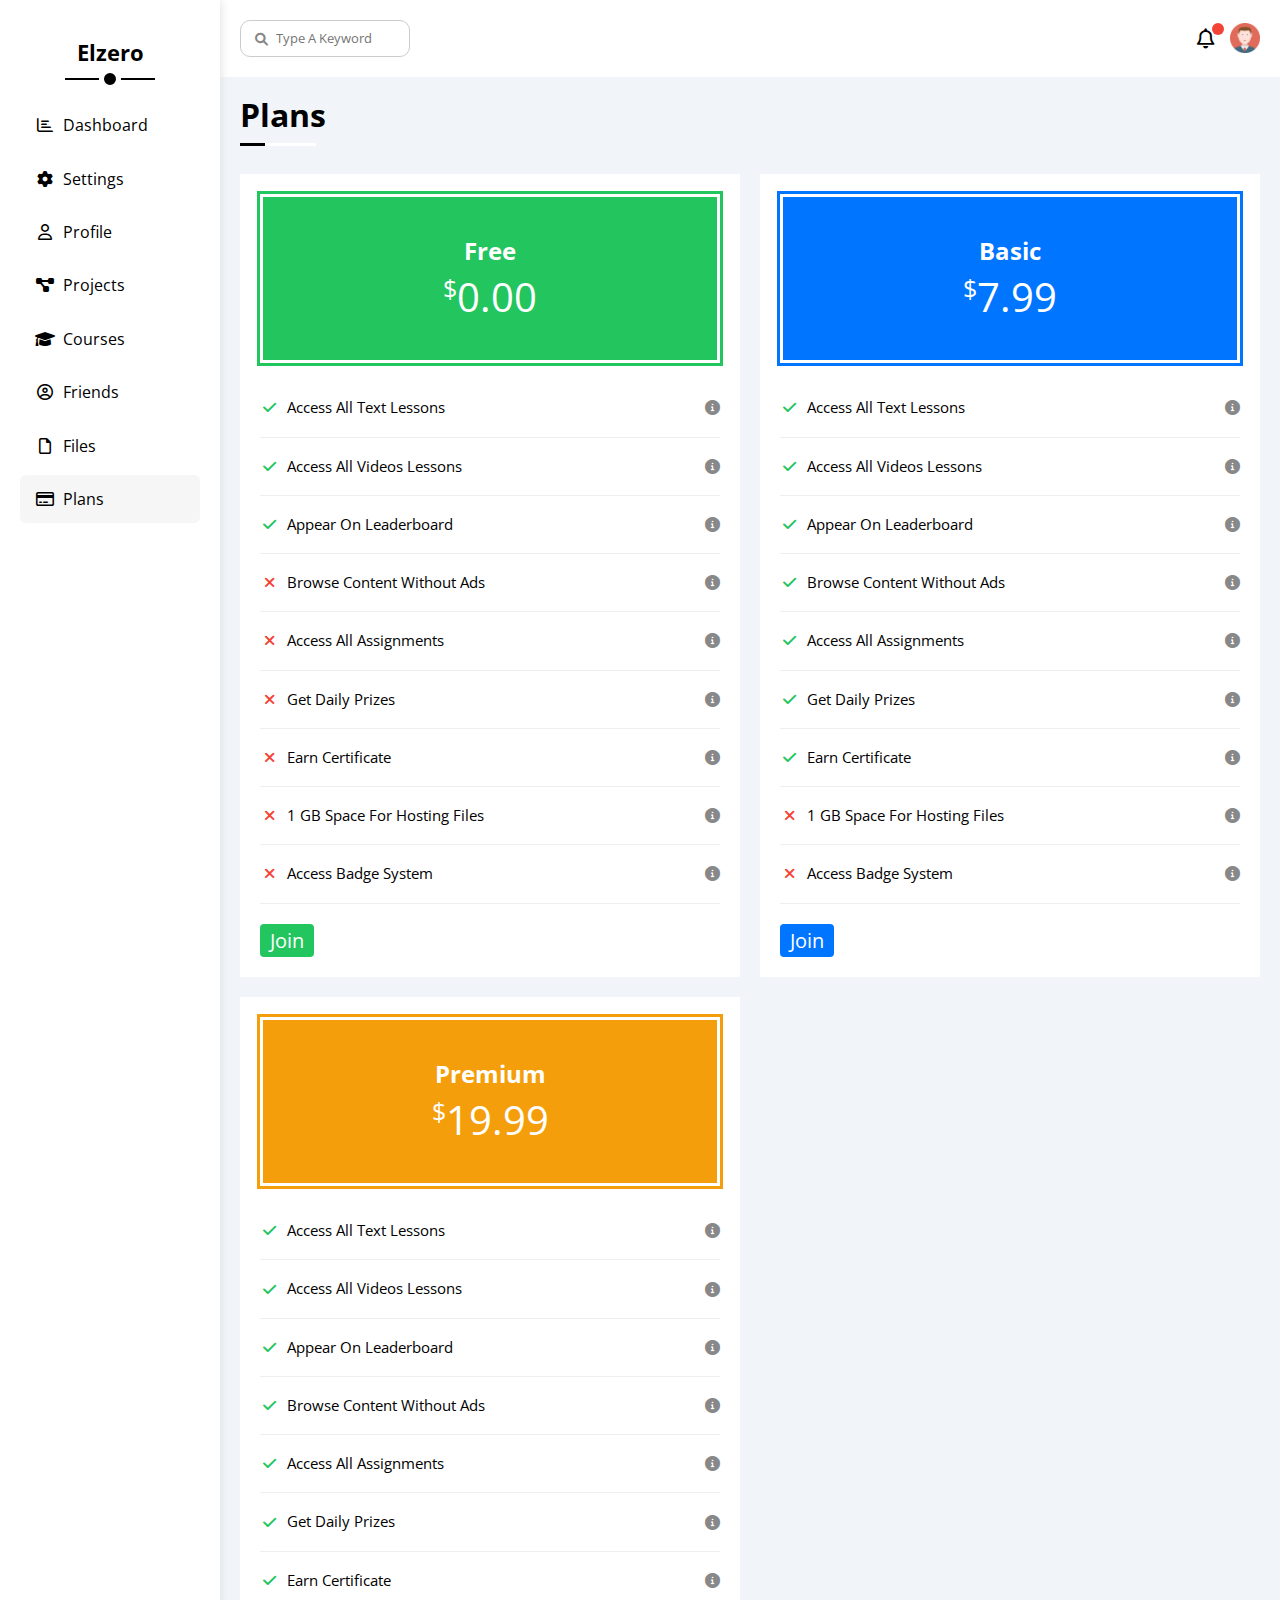
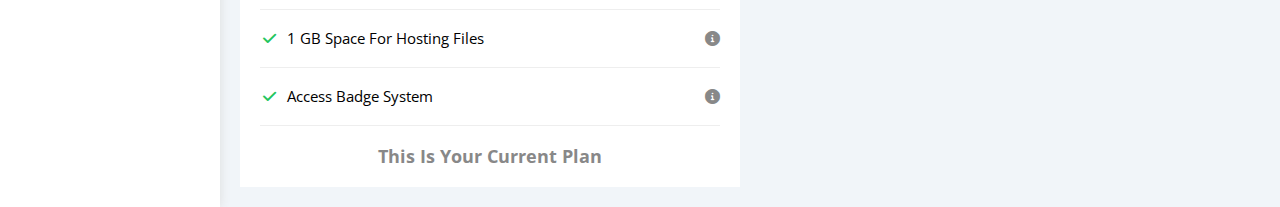
<file: html/plans.html>
<!DOCTYPE html>
<html lang="en">
  <head>
    <meta charset="UTF-8" />
    <meta http-equiv="X-UA-Compatible" content="IE=edge" />
    <meta name="viewport" content="width=device-width, initial-scale=1.0" />
    <title>Plans</title>
    <!-- Framework File -->
    <link rel="stylesheet" href="../css/framework.css" />
    <!-- Rendar All Elemants Normally -->
    <link rel="stylesheet" href="../css/normalize.css" />
    <!-- Main Template CSS File -->
    <link rel="stylesheet" href="../css/main.css" />
    <!-- Font Awesome Library -->
    <link rel="stylesheet" href="../css/all.min.css" />
    <!-- Google Fonts -->
    <link rel="preconnect" href="https://fonts.googleapis.com" />
    <link rel="preconnect" href="https://fonts.gstatic.com" crossorigin />
    <link
      href="https://fonts.googleapis.com/css2?family=Open+Sans:wght@300;500;600;700&display=swap"
      rel="stylesheet"
    />
  </head>
  <body>
    <div class="page d-flex">
      <!-- Start Side Bar -->
      <div class="sidebar">
        <div class="logo">Elzero</div>
        <ul>
          <li>
            <a href="../index.html"
              ><i class="fa-regular fa-chart-bar fa-fw"></i
              ><span>Dashboard</span></a
            >
          </li>
          <li>
            <a href="settings.html"
              ><i class="fa-solid fa-gear fa-fw"></i><span>Settings</span></a
            >
          </li>
          <li>
            <a href="profile.html"
              ><i class="fa-regular fa-user fa-fw"></i><span>Profile</span></a
            >
          </li>
          <li>
            <a href="projects.html"
              ><i class="fa-solid fa-diagram-project fa-fw"></i
              ><span>Projects</span></a
            >
          </li>
          <li>
            <a href="courses.html"
              ><i class="fa-solid fa-graduation-cap fa-fw"></i
              ><span>Courses</span></a
            >
          </li>
          <li>
            <a href="friends.html"
              ><i class="fa-regular fa-circle-user fa-fw"></i
              ><span>Friends</span></a
            >
          </li>
          <li>
            <a href="files.html"
              ><i class="fa-regular fa-file fa-fw"></i><span>Files</span></a
            >
          </li>
          <li>
            <a href="plans.html" class="active"
              ><i class="fa-regular fa-credit-card fa-fw"></i
              ><span>Plans</span></a
            >
          </li>
        </ul>
      </div>
      <!-- End Side Bar -->
      <div class="content">
        <!-- Start Header -->
        <header>
          <div class="input-search">
            <input type="search" placeholder="Type A Keyword" />
          </div>
          <div class="icon-img">
            <i class="fa-regular fa-bell fa-lg"></i>
            <img src="../imgs/avatar.png" alt="Profile Image" />
          </div>
        </header>
        <!-- End Header -->
        <h1 class="page-title p-20">Plans</h1>
        <!-- Start Plans Page -->
        <div class="plans-page content-layout">
          <div class="plan-box bg-c of-h p-20">
            <div class="head bg-green out-green border-white c-white">
              <h2 class="m-0">Free</h2>
              <span class="fs-40"><span class="fs-25">$</span> 0.00</span>
            </div>
            <div class="body">
              <ul>
                <li>
                  <i class="fa-solid fa-check fa-fw c-green"></i>
                  <span>Access All Text Lessons</span>
                  <i class="fa-solid fa-circle-info help"></i>
                </li>
                <li>
                  <i class="fa-solid fa-check fa-fw c-green"></i>
                  <span>Access All Videos Lessons</span>
                  <i class="fa-solid fa-circle-info help"></i>
                </li>
                <li>
                  <i class="fa-solid fa-check fa-fw c-green"></i>
                  <span>Appear On Leaderboard</span>
                  <i class="fa-solid fa-circle-info help"></i>
                </li>
                <li>
                  <i class="fa-solid fa-xmark fa-fw c-red"></i>
                  <span>Browse Content Without Ads</span>
                  <i class="fa-solid fa-circle-info help"></i>
                </li>
                <li>
                  <i class="fa-solid fa-xmark fa-fw c-red"></i>
                  <span>Access All Assignments</span>
                  <i class="fa-solid fa-circle-info help"></i>
                </li>
                <li>
                  <i class="fa-solid fa-xmark fa-fw c-red"></i>
                  <span>Get Daily Prizes</span>
                  <i class="fa-solid fa-circle-info help"></i>
                </li>
                <li>
                  <i class="fa-solid fa-xmark fa-fw c-red"></i>
                  <span>Earn Certificate</span>
                  <i class="fa-solid fa-circle-info help"></i>
                </li>
                <li>
                  <i class="fa-solid fa-xmark fa-fw c-red"></i>
                  <span>1 GB Space For Hosting Files</span>
                  <i class="fa-solid fa-circle-info help"></i>
                </li>
                <li>
                  <i class="fa-solid fa-xmark fa-fw c-red"></i>
                  <span>Access Badge System</span>
                  <i class="fa-solid fa-circle-info help"></i>
                </li>
                <li>
                  <a href="#" class="c-white bg-green">Join</a>
                </li>
              </ul>
            </div>
          </div>
          <div class="plan-box bg-c of-h p-20">
            <div class="head bg-blue out-blue border-white c-white">
              <h2 class="m-0">Basic</h2>
              <span class="fs-40"><span class="fs-25">$</span> 7.99</span>
            </div>
            <div class="body">
              <ul>
                <li>
                  <i class="fa-solid fa-check fa-fw c-green"></i>
                  <span>Access All Text Lessons</span>
                  <i class="fa-solid fa-circle-info help"></i>
                </li>
                <li>
                  <i class="fa-solid fa-check fa-fw c-green"></i>
                  <span>Access All Videos Lessons</span>
                  <i class="fa-solid fa-circle-info help"></i>
                </li>
                <li>
                  <i class="fa-solid fa-check fa-fw c-green"></i>
                  <span>Appear On Leaderboard</span>
                  <i class="fa-solid fa-circle-info help"></i>
                </li>
                <li>
                  <i class="fa-solid fa-check fa-fw c-green"></i>
                  <span>Browse Content Without Ads</span>
                  <i class="fa-solid fa-circle-info help"></i>
                </li>
                <li>
                  <i class="fa-solid fa-check fa-fw c-green"></i>
                  <span>Access All Assignments</span>
                  <i class="fa-solid fa-circle-info help"></i>
                </li>
                <li>
                  <i class="fa-solid fa-check fa-fw c-green"></i>
                  <span>Get Daily Prizes</span>
                  <i class="fa-solid fa-circle-info help"></i>
                </li>
                <li>
                  <i class="fa-solid fa-check fa-fw c-green"></i>
                  <span>Earn Certificate</span>
                  <i class="fa-solid fa-circle-info help"></i>
                </li>
                <li>
                  <i class="fa-solid fa-xmark fa-fw c-red"></i>
                  <span>1 GB Space For Hosting Files</span>
                  <i class="fa-solid fa-circle-info help"></i>
                </li>
                <li>
                  <i class="fa-solid fa-xmark fa-fw c-red"></i>
                  <span>Access Badge System</span>
                  <i class="fa-solid fa-circle-info help"></i>
                </li>
                <li>
                  <a href="#" class="c-white bg-blue">Join</a>
                </li>
              </ul>
            </div>
          </div>
          <div class="plan-box bg-c of-h p-20">
            <div class="head bg-orange out-orange border-white c-white">
              <h2 class="m-0">Premium</h2>
              <span class="fs-40"><span class="fs-25">$</span> 19.99</span>
            </div>
            <div class="body">
              <ul>
                <li>
                  <i class="fa-solid fa-check fa-fw c-green"></i>
                  <span>Access All Text Lessons</span>
                  <i class="fa-solid fa-circle-info help"></i>
                </li>
                <li>
                  <i class="fa-solid fa-check fa-fw c-green"></i>
                  <span>Access All Videos Lessons</span>
                  <i class="fa-solid fa-circle-info help"></i>
                </li>
                <li>
                  <i class="fa-solid fa-check fa-fw c-green"></i>
                  <span>Appear On Leaderboard</span>
                  <i class="fa-solid fa-circle-info help"></i>
                </li>
                <li>
                  <i class="fa-solid fa-check fa-fw c-green"></i>
                  <span>Browse Content Without Ads</span>
                  <i class="fa-solid fa-circle-info help"></i>
                </li>
                <li>
                  <i class="fa-solid fa-check fa-fw c-green"></i>
                  <span>Access All Assignments</span>
                  <i class="fa-solid fa-circle-info help"></i>
                </li>
                <li>
                  <i class="fa-solid fa-check fa-fw c-green"></i>
                  <span>Get Daily Prizes</span>
                  <i class="fa-solid fa-circle-info help"></i>
                </li>
                <li>
                  <i class="fa-solid fa-check fa-fw c-green"></i>
                  <span>Earn Certificate</span>
                  <i class="fa-solid fa-circle-info help"></i>
                </li>
                <li>
                  <i class="fa-solid fa-check fa-fw c-green"></i>
                  <span>1 GB Space For Hosting Files</span>
                  <i class="fa-solid fa-circle-info help"></i>
                </li>
                <li>
                  <i class="fa-solid fa-check fa-fw c-green"></i>
                  <span>Access Badge System</span>
                  <i class="fa-solid fa-circle-info help"></i>
                </li>
                <li>
                  <h3 class="m-0 m-a c-grey">This Is Your Current Plan</h3>
                </li>
              </ul>
            </div>
          </div>
        </div>
        <!-- End Plans Page -->
      </div>
    </div>
  </body>
</html>
</file>
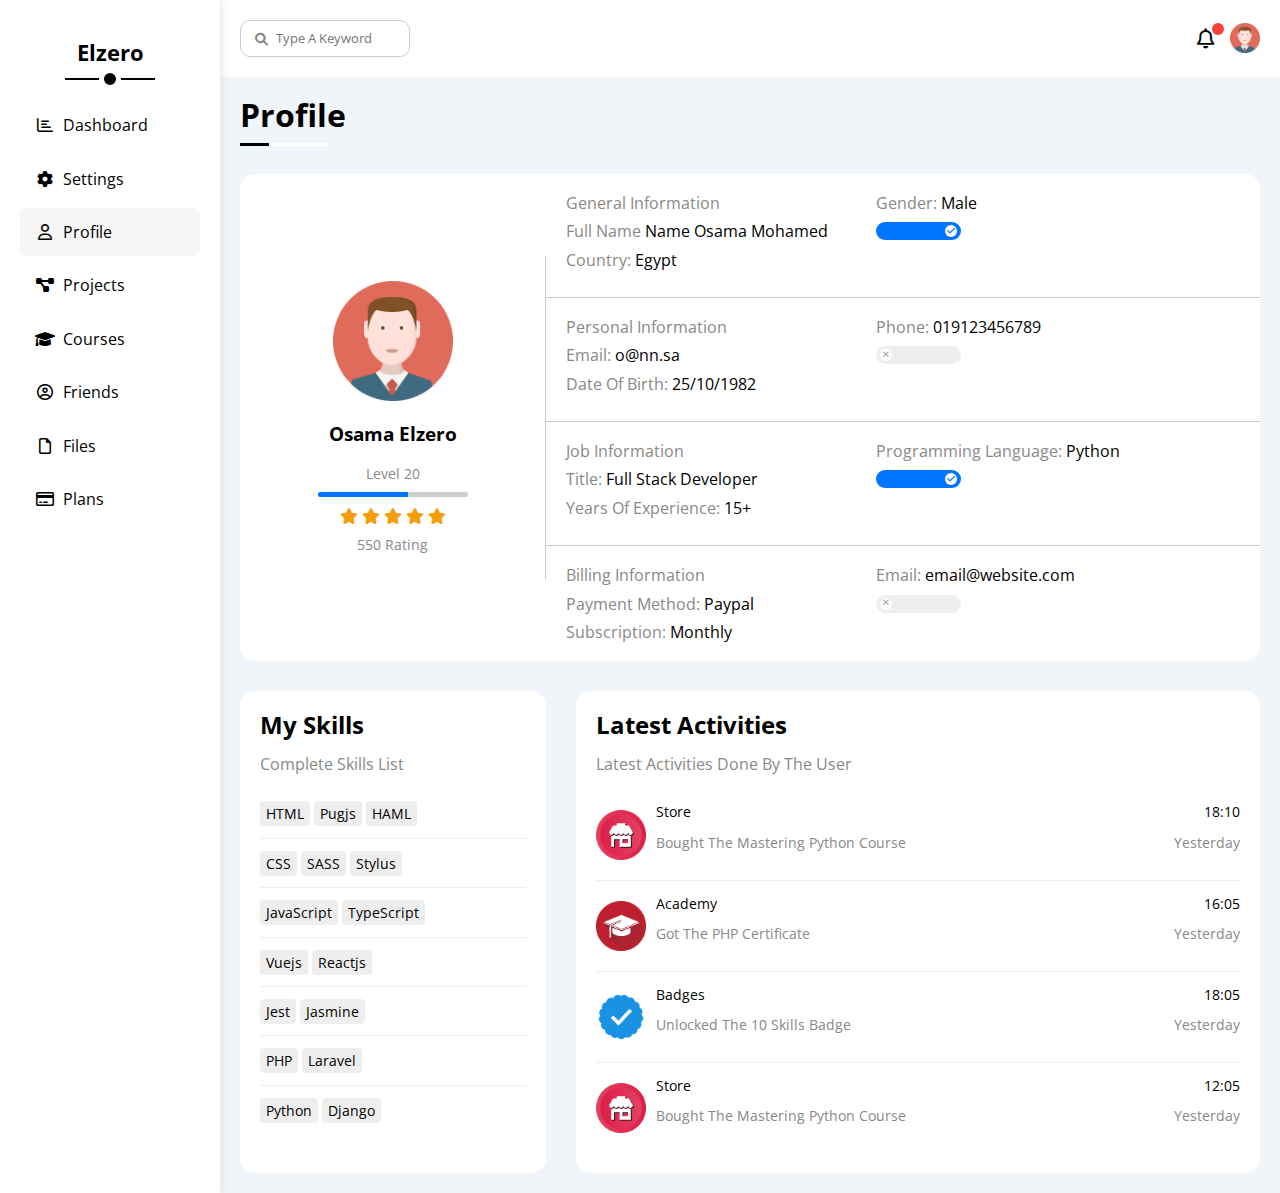
<file: html/profile.html>
<!DOCTYPE html>
<html lang="en">
  <head>
    <meta charset="UTF-8" />
    <meta http-equiv="X-UA-Compatible" content="IE=edge" />
    <meta name="viewport" content="width=device-width, initial-scale=1.0" />
    <title>Profile</title>
    <!-- Framework File -->
    <link rel="stylesheet" href="../css/framework.css" />
    <!-- Rendar All Elemants Normally -->
    <link rel="stylesheet" href="../css/normalize.css" />
    <!-- Main Template CSS File -->
    <link rel="stylesheet" href="../css/main.css" />
    <!-- Font Awesome Library -->
    <link rel="stylesheet" href="../css/all.min.css" />
    <!-- Google Fonts -->
    <link rel="preconnect" href="https://fonts.googleapis.com" />
    <link rel="preconnect" href="https://fonts.gstatic.com" crossorigin />
    <link
      href="https://fonts.googleapis.com/css2?family=Open+Sans:wght@300;500;600;700&display=swap"
      rel="stylesheet"
    />
  </head>
  <body>
    <div class="page d-flex">
      <!-- Start Side Bar -->
      <div class="sidebar">
        <div class="logo">Elzero</div>
        <ul>
          <li>
            <a href="../index.html"
              ><i class="fa-regular fa-chart-bar fa-fw"></i
              ><span>Dashboard</span></a
            >
          </li>
          <li>
            <a href="settings.html" 
              ><i class="fa-solid fa-gear fa-fw"></i><span>Settings</span></a
            >
          </li>
          <li>
            <a href="profile.html" class="active"
              ><i class="fa-regular fa-user fa-fw"></i><span>Profile</span></a
            >
          </li>
          <li>
            <a href="projects.html"
              ><i class="fa-solid fa-diagram-project fa-fw"></i
              ><span>Projects</span></a
            >
          </li>
          <li>
            <a href="courses.html"
              ><i class="fa-solid fa-graduation-cap fa-fw"></i
              ><span>Courses</span></a
            >
          </li>
          <li>
            <a href="friends.html"
              ><i class="fa-regular fa-circle-user fa-fw"></i
              ><span>Friends</span></a
            >
          </li>
          <li>
            <a href="files.html"
              ><i class="fa-regular fa-file fa-fw"></i><span>Files</span></a
            >
          </li>
          <li>
            <a href="plans.html"
              ><i class="fa-regular fa-credit-card fa-fw"></i
              ><span>Plans</span></a
            >
          </li>
        </ul>
      </div>
      <!-- End Side Bar -->
      <div class="content of-h">
        <!-- Start Header -->
        <header>
          <div class="input-search">
            <input type="search" placeholder="Type A Keyword" />
          </div>
          <div class="icon-img">
            <i class="fa-regular fa-bell fa-lg"></i>
            <img src="../imgs/avatar.png" alt="Profile Image" />
          </div>
        </header>
        <!-- End Header -->
        <h1 class="page-title p-20">Profile</h1>
        <!-- Start Settings Page -->
        <div class="profile-page">
          <!-- <label>
            <input type="checkbox" class="check-box">
            <div class="toggle-switch"></div>
          </label> -->
          <div class="overview bg-c rad-15 of-h">
            <div class="avatar-box">
              <img src="../imgs/avatar.png" alt="Avatar Img">
              <h3>Osama Elzero</h3>
              <span>Level 20</span>
              <div class="progress"><span></span></div>
              <div class="rating">
                <i class="fa-solid fa-star"></i>
                <i class="fa-solid fa-star"></i>
                <i class="fa-solid fa-star"></i>
                <i class="fa-solid fa-star"></i>
                <i class="fa-solid fa-star"></i>
              </div>
              <span>550 Rating</span>
            </div>
            <div class="info-box">
              <div class="information-box">
                <div class="text">
                  <span class="c-grey">General Information</span>
                  <div><span class="c-grey">Full Name</span> Name Osama Mohamed</div>
                  <div><span class="c-grey">Country:</span> Egypt</div>
                </div>
                <div class="control">
                  <div><span class="c-grey">Gender: </span>Male</div>
                  <label>
                    <input type="checkbox" class="check-box" checked>
                    <div class="toggle-switch"></div>
                  </label>
                </div>
              </div>
              <div class="information-box">
                <div class="text">
                  <span class="c-grey">Personal Information</span>
                  <div><span class="c-grey">Email:</span> o@nn.sa</div>
                  <div><span class="c-grey">Date Of Birth:</span> 25/10/1982</div>
                </div>
                <div class="control">
                  <div><span class="c-grey">Phone: </span>019123456789</div>
                  <label>
                    <input type="checkbox" class="check-box">
                    <div class="toggle-switch"></div>
                  </label>
                </div>
              </div>
              <div class="information-box">
                <div class="text">
                  <span class="c-grey">Job Information</span>
                  <div><span class="c-grey">Title: </span>Full Stack Developer</div>
                  <div><span class="c-grey">Years Of Experience:</span> 15+</div>
                </div>
                <div class="control">
                  <div><span class="c-grey">Programming Language:</span> Python</div>
                  <label>
                    <input type="checkbox" class="check-box" checked>
                    <div class="toggle-switch"></div>
                  </label>
                </div>
              </div>
              <div class="information-box">
                <div class="text">
                  <span class="c-grey">Billing Information</span>
                  <div><span class="c-grey">Payment Method:</span> Paypal</div>
                  <div><span class="c-grey">Subscription:</span> Monthly</div>
                </div>
                <div class="control">
                  <div><span class="c-grey">Email:</span> email@website.com</div>
                  <label>
                    <input type="checkbox" class="check-box">
                    <div class="toggle-switch"></div>
                  </label>
                </div>
              </div>
            </div>
          </div>
          <div class="my-skilles bg-c rad-15 p-20 of-h">
            <h2 class="m-0">My Skills</h2>
            <p class="c-grey">Complete Skills List</p>
            <div class="box">
              <span>HTML</span>
              <span>Pugjs</span>
              <span>HAML</span>
            </div>
            <div class="box">
              <span>CSS</span>
              <span>SASS</span>
              <span>Stylus</span>
            </div>
            <div class="box">
              <span>JavaScript</span>
              <span>TypeScript</span>
            </div>
            <div class="box">
              <span>Vuejs</span>
              <span>Reactjs</span>
            </div>
            <div class="box">
              <span>Jest</span>
              <span>Jasmine</span>
            </div>
            <div class="box">
              <span>PHP</span>
              <span>Laravel</span>
            </div>
            <div class="box">
              <span>Python</span>
              <span>Django</span>
            </div>
          </div>
          <div class="latest-activities bg-c rad-15 p-20 of-h">
            <h2 class="m-0">Latest Activities</h2>
            <p class="c-grey">Latest Activities Done By The User</p>
            <div class="box">
              <img src="../imgs/activity-01.png" alt="Active Img">
              <div class="text">
                <span>Store</span>
                <p class="c-grey">Bought The Mastering Python Course</p>
              </div>
              <div class="info">
                <span>18:10</span>
                <p class="c-grey">Yesterday</p>
              </div>
            </div>
            <div class="box">
              <img src="../imgs/activity-02.png" alt="Active Img">
              <div class="text">
                <span>Academy</span>
                <p class="c-grey">Got The PHP Certificate</p>
              </div>
              <div class="info">
                <span>16:05</span>
                <p class="c-grey">Yesterday</p>
              </div>
            </div>
            <div class="box">
              <img src="../imgs/activity-03.png" alt="Active Img">
              <div class="text">
                <span>Badges</span>
                <p class="c-grey">Unlocked The 10 Skills Badge</p>
              </div>
              <div class="info">
                <span>18:05</span>
                <p class="c-grey">Yesterday</p>
              </div>
            </div>
            <div class="box">
              <img src="../imgs/activity-01.png" alt="Active Img">
              <div class="text">
                <span>Store</span>
                <p class="c-grey">Bought The Mastering Python Course</p>
              </div>
              <div class="info">
                <span>12:05</span>
                <p class="c-grey">Yesterday</p>
              </div>
            </div>
          </div>
        </div>
        <!-- End Profile Page -->
      </div>
    </div>
  </body>
</html>
</file>
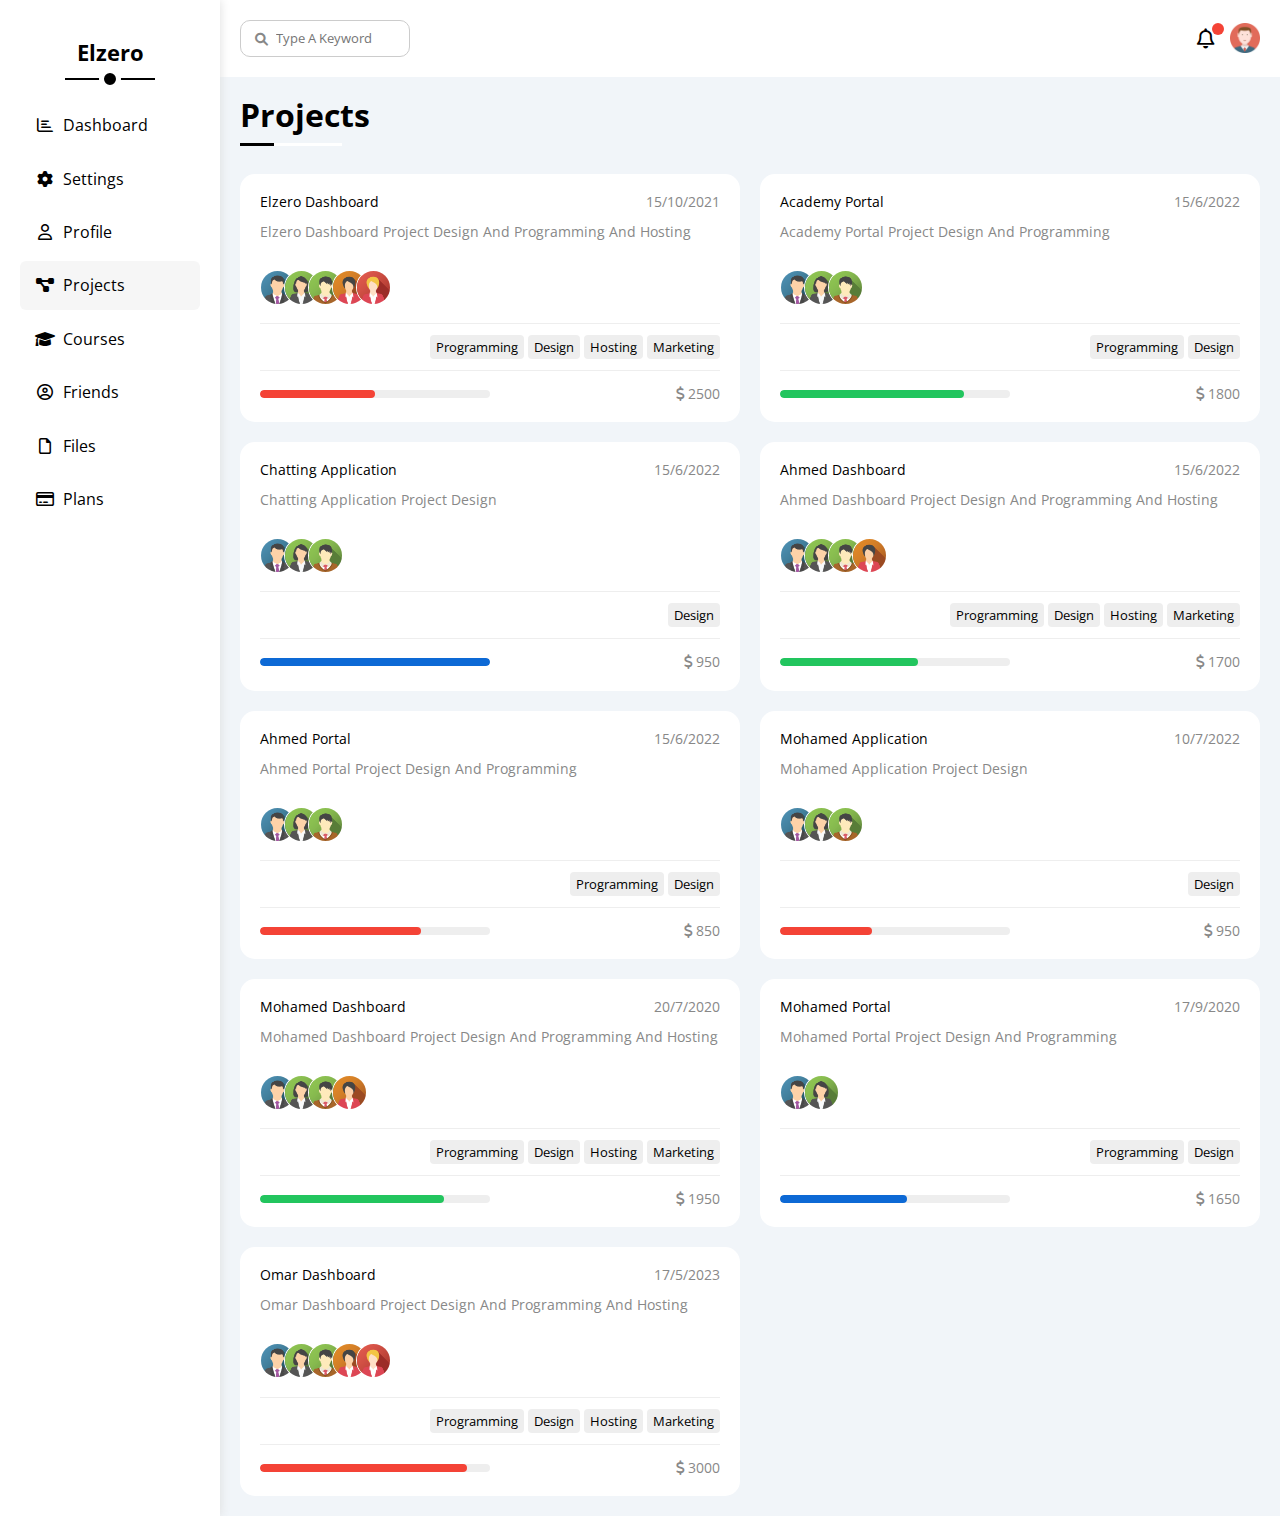
<file: html/projects.html>
<!DOCTYPE html>
<html lang="en">
  <head>
    <meta charset="UTF-8" />
    <meta http-equiv="X-UA-Compatible" content="IE=edge" />
    <meta name="viewport" content="width=device-width, initial-scale=1.0" />
    <title>Projects</title>
    <!-- Framework File -->
    <link rel="stylesheet" href="../css/framework.css" />
    <!-- Rendar All Elemants Normally -->
    <link rel="stylesheet" href="../css/normalize.css" />
    <!-- Main Template CSS File -->
    <link rel="stylesheet" href="../css/main.css" />
    <!-- Font Awesome Library -->
    <link rel="stylesheet" href="../css/all.min.css" />
    <!-- Google Fonts -->
    <link rel="preconnect" href="https://fonts.googleapis.com" />
    <link rel="preconnect" href="https://fonts.gstatic.com" crossorigin />
    <link
      href="https://fonts.googleapis.com/css2?family=Open+Sans:wght@300;500;600;700&display=swap"
      rel="stylesheet"
    />
  </head>
  <body>
    <div class="page d-flex">
      <!-- Start Side Bar -->
      <div class="sidebar">
        <div class="logo">Elzero</div>
        <ul>
          <li>
            <a href="../index.html"
              ><i class="fa-regular fa-chart-bar fa-fw"></i
              ><span>Dashboard</span></a
            >
          </li>
          <li>
            <a href="settings.html"
              ><i class="fa-solid fa-gear fa-fw"></i><span>Settings</span></a
            >
          </li>
          <li>
            <a href="profile.html" 
              ><i class="fa-regular fa-user fa-fw"></i><span>Profile</span></a
            >
          </li>
          <li>
            <a href="projects.html" class="active"
              ><i class="fa-solid fa-diagram-project fa-fw"></i
              ><span>Projects</span></a
            >
          </li>
          <li>
            <a href="courses.html"
              ><i class="fa-solid fa-graduation-cap fa-fw"></i
              ><span>Courses</span></a
            >
          </li>
          <li>
            <a href="friends.html"
              ><i class="fa-regular fa-circle-user fa-fw"></i
              ><span>Friends</span></a
            >
          </li>
          <li>
            <a href="files.html"
              ><i class="fa-regular fa-file fa-fw"></i><span>Files</span></a
            >
          </li>
          <li>
            <a href="plans.html"
              ><i class="fa-regular fa-credit-card fa-fw"></i
              ><span>Plans</span></a
            >
          </li>
        </ul>
      </div>
      <!-- End Side Bar -->
      <div class="content">
        <!-- Start Header -->
        <header>
          <div class="input-search">
            <input type="search" placeholder="Type A Keyword" />
          </div>
          <div class="icon-img">
            <i class="fa-regular fa-bell fa-lg"></i>
            <img src="../imgs/avatar.png" alt="Profile Image" />
          </div>
        </header>
        <!-- End Header -->
        <h1 class="page-title p-20">Projects</h1>
        <!-- Start Project Page -->
        <div class="projects-page content-layout">
          <div class="project-box bg-c of-h rad-15 p-20">
            <div class="title">
              <span>Elzero Dashboard</span>
              <span class="c-grey">15/10/2021</span>
            </div>
            <p class="c-grey">Elzero Dashboard Project Design And Programming And Hosting</p>
            <div class="imgs">
              <a href="#">
                <img src="../imgs/team-01.png" alt="Team Img">
              </a>
              <a href="#">
                <img src="../imgs/team-02.png" alt="Team Img">
              </a>
              <a href="#">
                <img src="../imgs/team-03.png" alt="Team Img">
              </a>
              <a href="#">
                <img src="../imgs/team-04.png" alt="Team Img">
              </a>
              <a href="#">
                <img src="../imgs/team-05.png" alt="Team Img">
              </a>
            </div>
            <div class="skilles">
              <span>Programming</span>
              <span>Design</span>
              <span>Hosting</span>
              <span>Marketing</span>
            </div>
            <div class="foot">
              <div class="progress">
                <span class="bg-red h-full" style="width: 50%;"></span>
              </div>
              <div class="money">
                <i class="fa-solid fa-dollar-sign c-grey"></i>
                <span class="c-grey">2500</span>
              </div>
            </div>
          </div>
          <div class="project-box bg-c of-h rad-15 p-20">
            <div class="title">
              <span>Academy Portal</span>
              <span class="c-grey">15/6/2022</span>
            </div>
            <p class="c-grey">Academy Portal Project Design And Programming</p>
            <div class="imgs">
              <a href="#">
                <img src="../imgs/team-01.png" alt="Team Img">
              </a>
              <a href="#">
                <img src="../imgs/team-02.png" alt="Team Img">
              </a>
              <a href="#">
                <img src="../imgs/team-03.png" alt="Team Img">
              </a>
            </div>
            <div class="skilles">
              <span>Programming</span>
              <span>Design</span>
            </div>
            <div class="foot">
              <div class="progress">
                <span class="bg-green h-full" style="width: 80%;"></span>
              </div>
              <div class="money">
                <i class="fa-solid fa-dollar-sign c-grey"></i>
                <span class="c-grey">1800</span>
              </div>
            </div>
          </div>
          <div class="project-box bg-c of-h rad-15 p-20">
            <div class="title">
              <span>Chatting Application</span>
              <span class="c-grey">15/6/2022</span>
            </div>
            <p class="c-grey">Chatting Application Project Design</p>
            <div class="imgs">
              <a href="#">
                <img src="../imgs/team-01.png" alt="Team Img">
              </a>
              <a href="#">
                <img src="../imgs/team-02.png" alt="Team Img">
              </a>
              <a href="#">
                <img src="../imgs/team-03.png" alt="Team Img">
              </a>
            </div>
            <div class="skilles">
              <span>Design</span>
            </div>
            <div class="foot">
              <div class="progress">
                <span class="bg-blue-alt-color h-full" style="width: 100%;"></span>
              </div>
              <div class="money">
                <i class="fa-solid fa-dollar-sign c-grey"></i>
                <span class="c-grey">950</span>
              </div>
            </div>
          </div>
          <div class="project-box bg-c of-h rad-15 p-20">
            <div class="title">
              <span>Ahmed Dashboard</span>
              <span class="c-grey">15/6/2022</span>
            </div>
            <p class="c-grey">Ahmed Dashboard Project Design And Programming And Hosting</p>
            <div class="imgs">
              <a href="#">
                <img src="../imgs/team-01.png" alt="Team Img">
              </a>
              <a href="#">
                <img src="../imgs/team-02.png" alt="Team Img">
              </a>
              <a href="#">
                <img src="../imgs/team-03.png" alt="Team Img">
              </a>
              <a href="#">
                <img src="../imgs/team-04.png" alt="Team Img">
              </a>
            </div>
            <div class="skilles">
              <span>Programming</span>
              <span>Design</span>
              <span>Hosting</span>
              <span>Marketing</span>
            </div>
            <div class="foot">
              <div class="progress">
                <span class="bg-green h-full" style="width: 60%;"></span>
              </div>
              <div class="money">
                <i class="fa-solid fa-dollar-sign c-grey"></i>
                <span class="c-grey">1700</span>
              </div>
            </div>
          </div>
          <div class="project-box bg-c of-h rad-15 p-20">
            <div class="title">
              <span>Ahmed Portal</span>
              <span class="c-grey">15/6/2022</span>
            </div>
            <p class="c-grey">Ahmed Portal Project Design And Programming</p>
            <div class="imgs">
              <a href="#">
                <img src="../imgs/team-01.png" alt="Team Img">
              </a>
              <a href="#">
                <img src="../imgs/team-02.png" alt="Team Img">
              </a>
              <a href="#">
                <img src="../imgs/team-03.png" alt="Team Img">
              </a>
            </div>
            <div class="skilles">
              <span>Programming</span>
              <span>Design</span>
            </div>
            <div class="foot">
              <div class="progress">
                <span class="bg-red h-full" style="width: 70%;"></span>
              </div>
              <div class="money">
                <i class="fa-solid fa-dollar-sign c-grey"></i>
                <span class="c-grey">850</span>
              </div>
            </div>
          </div>
          <div class="project-box bg-c of-h rad-15 p-20">
            <div class="title">
              <span>Mohamed Application</span>
              <span class="c-grey">10/7/2022</span>
            </div>
            <p class="c-grey">Mohamed Application Project Design</p>
            <div class="imgs">
              <a href="#">
                <img src="../imgs/team-01.png" alt="Team Img">
              </a>
              <a href="#">
                <img src="../imgs/team-02.png" alt="Team Img">
              </a>
              <a href="#">
                <img src="../imgs/team-03.png" alt="Team Img">
              </a>
            </div>
            <div class="skilles">
              <span>Design</span>
            </div>
            <div class="foot">
              <div class="progress">
                <span class="bg-red h-full" style="width: 40%;"></span>
              </div>
              <div class="money">
                <i class="fa-solid fa-dollar-sign c-grey"></i>
                <span class="c-grey">950</span>
              </div>
            </div>
          </div>
          <div class="project-box bg-c of-h rad-15 p-20">
            <div class="title">
              <span>Mohamed Dashboard</span>
              <span class="c-grey">20/7/2020</span>
            </div>
            <p class="c-grey">Mohamed Dashboard Project Design And Programming And Hosting</p>
            <div class="imgs">
              <a href="#">
                <img src="../imgs/team-01.png" alt="Team Img">
              </a>
              <a href="#">
                <img src="../imgs/team-02.png" alt="Team Img">
              </a>
              <a href="#">
                <img src="../imgs/team-03.png" alt="Team Img">
              </a>
              <a href="#">
                <img src="../imgs/team-04.png" alt="Team Img">
              </a>
            </div>
            <div class="skilles">
              <span>Programming</span>
              <span>Design</span>
              <span>Hosting</span>
              <span>Marketing</span>
            </div>
            <div class="foot">
              <div class="progress">
                <span class="bg-green h-full" style="width: 80%;"></span>
              </div>
              <div class="money">
                <i class="fa-solid fa-dollar-sign c-grey"></i>
                <span class="c-grey">1950</span>
              </div>
            </div>
          </div>
          <div class="project-box bg-c of-h rad-15 p-20">
            <div class="title">
              <span>Mohamed Portal</span>
              <span class="c-grey">17/9/2020</span>
            </div>
            <p class="c-grey">Mohamed Portal Project Design And Programming</p>
            <div class="imgs">
              <a href="#">
                <img src="../imgs/team-01.png" alt="Team Img">
              </a>
              <a href="#">
                <img src="../imgs/team-02.png" alt="Team Img">
              </a>
            </div>
            <div class="skilles">
              <span>Programming</span>
              <span>Design</span>
            </div>
            <div class="foot">
              <div class="progress">
                <span class="bg-blue-alt-color h-full" style="width: 55%;"></span>
              </div>
              <div class="money">
                <i class="fa-solid fa-dollar-sign c-grey"></i>
                <span class="c-grey">1650</span>
              </div>
            </div>
          </div>
          <div class="project-box bg-c of-h rad-15 p-20">
            <div class="title">
              <span>Omar Dashboard</span>
              <span class="c-grey">17/5/2023</span>
            </div>
            <p class="c-grey">Omar Dashboard Project Design And Programming And Hosting</p>
            <div class="imgs">
              <a href="#">
                <img src="../imgs/team-01.png" alt="Team Img">
              </a>
              <a href="#">
                <img src="../imgs/team-02.png" alt="Team Img">
              </a>
              <a href="#">
                <img src="../imgs/team-03.png" alt="Team Img">
              </a>
              <a href="#">
                <img src="../imgs/team-04.png" alt="Team Img">
              </a>
              <a href="#">
                <img src="../imgs/team-05.png" alt="Team Img">
              </a>
            </div>
            <div class="skilles">
              <span>Programming</span>
              <span>Design</span>
              <span>Hosting</span>
              <span>Marketing</span>
            </div>
            <div class="foot">
              <div class="progress">
                <span class="bg-red h-full" style="width: 90%;"></span>
              </div>
              <div class="money">
                <i class="fa-solid fa-dollar-sign c-grey"></i>
                <span class="c-grey">3000</span>
              </div>
            </div>
          </div>
        </div>
        <!-- End Project Page -->
      </div>
    </div>
  </body>
</html>
</file>
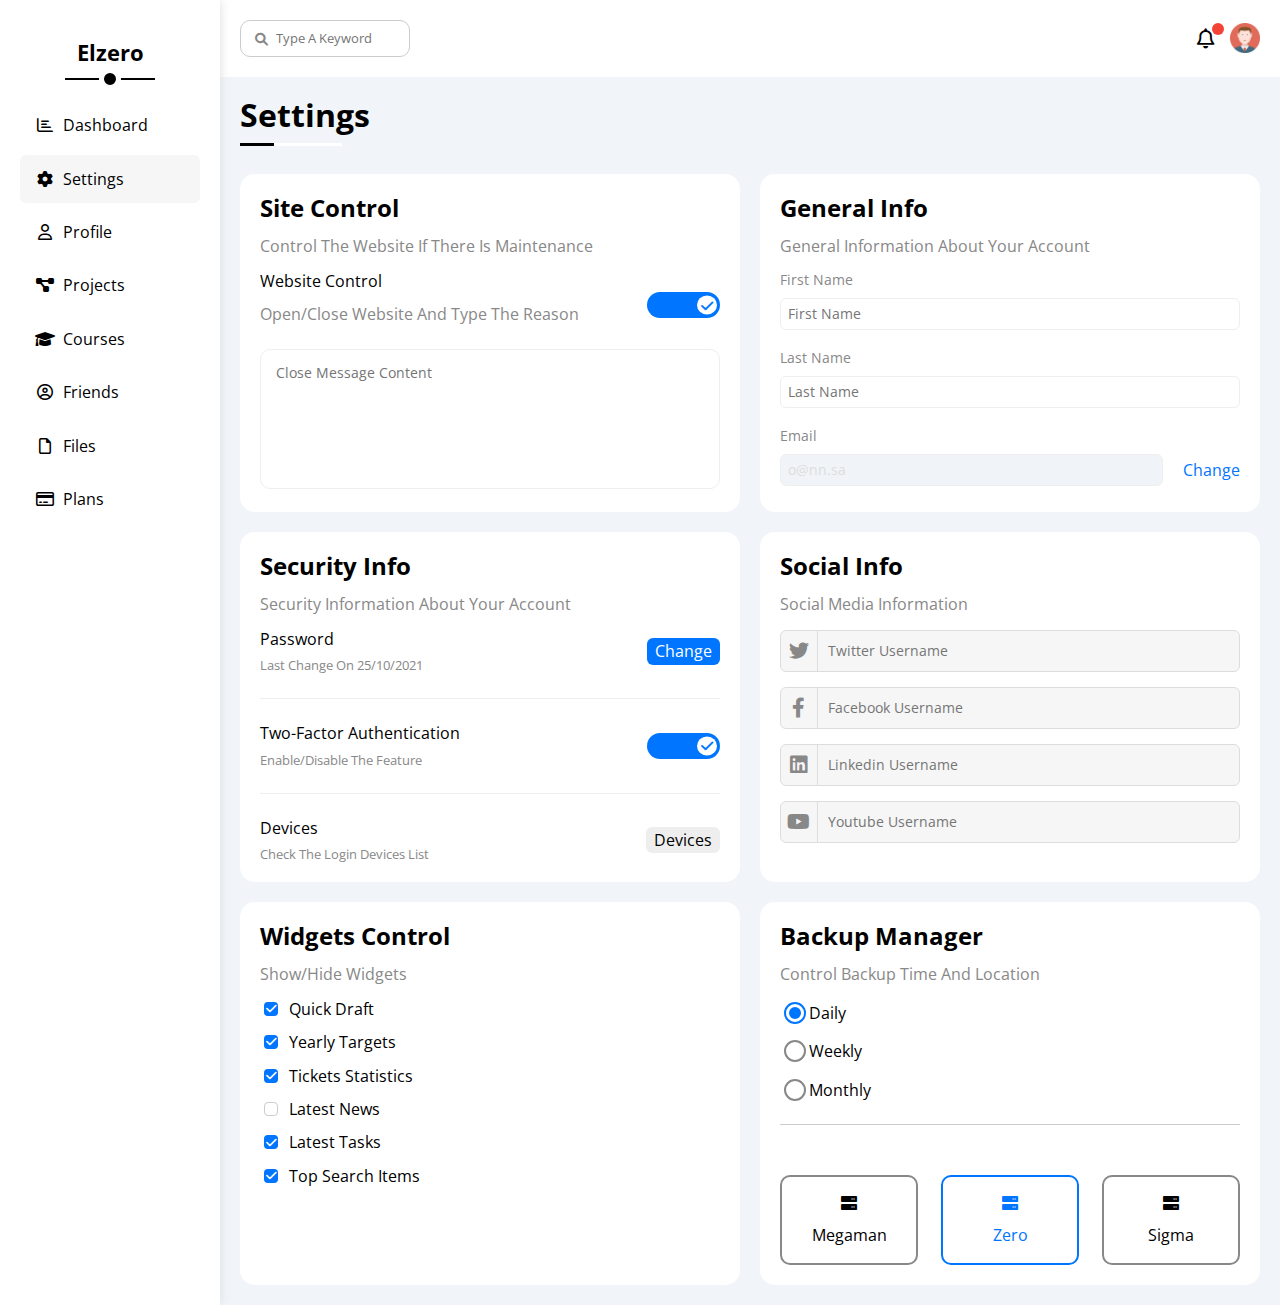
<file: html/settings.html>
<!DOCTYPE html>
<html lang="en">
  <head>
    <meta charset="UTF-8" />
    <meta http-equiv="X-UA-Compatible" content="IE=edge" />
    <meta name="viewport" content="width=device-width, initial-scale=1.0" />
    <title>Settings</title>
    <!-- Framework File -->
    <link rel="stylesheet" href="../css/framework.css" />
    <!-- Rendar All Elemants Normally -->
    <link rel="stylesheet" href="../css/normalize.css" />
    <!-- Main Template CSS File -->
    <link rel="stylesheet" href="../css/main.css" />
    <!-- Font Awesome Library -->
    <link rel="stylesheet" href="../css/all.min.css" />
    <!-- Google Fonts -->
    <link rel="preconnect" href="https://fonts.googleapis.com" />
    <link rel="preconnect" href="https://fonts.gstatic.com" crossorigin />
    <link
      href="https://fonts.googleapis.com/css2?family=Open+Sans:wght@300;500;600;700&display=swap"
      rel="stylesheet"
    />
  </head>
  <body>
    <div class="page d-flex">
      <!-- Start Side Bar -->
      <div class="sidebar">
        <div class="logo">Elzero</div>
        <ul>
          <li>
            <a href="../index.html"
              ><i class="fa-regular fa-chart-bar fa-fw"></i
              ><span>Dashboard</span></a
            >
          </li>
          <li>
            <a href="settings.html" class="active"
              ><i class="fa-solid fa-gear fa-fw"></i><span>Settings</span></a
            >
          </li>
          <li>
            <a href="profile.html"
              ><i class="fa-regular fa-user fa-fw"></i><span>Profile</span></a
            >
          </li>
          <li>
            <a href="projects.html"
              ><i class="fa-solid fa-diagram-project fa-fw"></i
              ><span>Projects</span></a
            >
          </li>
          <li>
            <a href="courses.html"
              ><i class="fa-solid fa-graduation-cap fa-fw"></i
              ><span>Courses</span></a
            >
          </li>
          <li>
            <a href="friends.html"
              ><i class="fa-regular fa-circle-user fa-fw"></i
              ><span>Friends</span></a
            >
          </li>
          <li>
            <a href="files.html"
              ><i class="fa-regular fa-file fa-fw"></i><span>Files</span></a
            >
          </li>
          <li>
            <a href="plans.html"
              ><i class="fa-regular fa-credit-card fa-fw"></i
              ><span>Plans</span></a
            >
          </li>
        </ul>
      </div>
      <!-- End Side Bar -->
      <div class="content">
        <!-- Start Header -->
        <header>
          <div class="input-search">
            <input type="search" placeholder="Type A Keyword" />
          </div>
          <div class="icon-img">
            <i class="fa-regular fa-bell fa-lg"></i>
            <img src="../imgs/avatar.png" alt="Profile Image" />
          </div>
        </header>
        <!-- End Header -->
        <h1 class="page-title p-20">Settings</h1>
        <!-- Start Settings Page -->
        <div class="settings-page content-layout">
          <!-- <label>
            <input type="checkbox" class="check-box">
            <div class="toggle-switch"></div>
          </label> -->
          <div class="site-control bg-c of-h rad-15 p-20">
            <h2>Site Control</h2>
            <p>Control The Website If There Is Maintenance</p>
            <div class="control">
              <div class="text">
                <span>Website Control</span>
                <span>Open/Close Website And Type The Reason</span>
              </div>
              <label>
                <input type="checkbox" class="check-box" checked />
                <div class="toggle-switch"></div>
              </label>
            </div>
            <textarea placeholder="Close Message Content"></textarea>
          </div>
          <div class="general-info bg-c of-h rad-15 p-20">
            <h2>General Info</h2>
            <p>General Information About Your Account</p>
            <form>
              <span>First Name</span>
              <input type="text" placeholder="First Name" />
              <span>Last Name</span>
              <input type="text" placeholder="Last Name" />
              <span>Email</span>
              <div class="box">
                <input type="email" value="o@nn.sa" disabled />
                <a href="#">Change</a>
              </div>
            </form>
          </div>
          <div class="security-info bg-c of-h rad-15 p-20">
            <h2>Security Info</h2>
            <p>Security Information About Your Account</p>
            <div class="pass">
              <div class="text">
                <span>Password</span>
                <span>Last Change On 25/10/2021</span>
              </div>
              <a href="#">Change</a>
            </div>
            <div class="authentication">
              <div class="text">
                <span>Two-Factor Authentication</span>
                <span>Enable/Disable The Feature</span>
              </div>
              <label>
                <input type="checkbox" class="check-box" checked />
                <div class="toggle-switch"></div>
              </label>
            </div>
            <div class="devices">
              <div class="text">
                <span>Devices</span>
                <span>Check The Login Devices List</span>
              </div>
              <a href="#">Devices</a>
            </div>
          </div>
          <div class="social-info bg-c of-h rad-15 p-20">
            <h2>Social Info</h2>
            <p>Social Media Information</p>
            <div class="box">
              <i class="fa-brands fa-twitter fa-2x"></i>
              <input type="text" placeholder="Twitter Username" />
            </div>
            <div class="box">
              <i class="fa-brands fa-facebook-f fa-2x"></i>
              <input type="text" placeholder="Facebook Username" />
            </div>
            <div class="box">
              <i class="fa-brands fa-linkedin fa-2x"></i>
              <input type="text" placeholder="Linkedin Username" />
            </div>
            <div class="box">
              <i class="fa-brands fa-youtube fa-2x"></i>
              <input type="text" placeholder="Youtube Username" />
            </div>
          </div>
          <div class="widgets-control bg-c of-h rad-15 p-20">
            <h2>Widgets Control</h2>
            <p>Show/Hide Widgets</p>
            <div class="control">
              <input type="checkbox" id="one" checked />
              <label for="one">Quick Draft</label>
            </div>
            <div class="control">
              <input type="checkbox" id="two" checked />
              <label for="two">Yearly Targets</label>
            </div>
            <div class="control">
              <input type="checkbox" id="three" checked />
              <label for="three">Tickets Statistics</label>
            </div>
            <div class="control">
              <input type="checkbox" id="four" />
              <label for="four">Latest News</label>
            </div>
            <div class="control">
              <input type="checkbox" id="five" checked />
              <label for="five">Latest Tasks</label>
            </div>
            <div class="control">
              <input type="checkbox" id="six" checked />
              <label for="six">Top Search Items</label>
            </div>
          </div>
          <div class="backup-manager bg-c of-h rad-15 p-20">
            <h2>Backup Manager</h2>
            <p>Control Backup Time And Location</p>
            <div class="control">
              <input type="radio" id="first" name="backup" checked />
              <label for="first">Daily</label>
            </div>
            <div class="control">
              <input type="radio" id="second" name="backup" />
              <label for="second">Weekly</label>
            </div>
            <div class="control">
              <input type="radio" id="third" name="backup" />
              <label for="third">Monthly</label>
            </div>
            <div class="servers">
              <div class="box">
                <input type="radio" name="server" id="server-one" />
                <label for="server-one">
                  <i class="fa-solid fa-server"></i>
                  <span>Megaman</span>
                </label>
              </div>
              <div class="box">
                <input type="radio" name="server" id="server-two" checked />
                <label for="server-two">
                  <i class="fa-solid fa-server"></i>
                  <span>Zero</span>
                </label>
              </div>
              <div class="box">
                <input type="radio" name="server" id="server-three" />
                <label for="server-three">
                  <i class="fa-solid fa-server"></i>
                  <span>Sigma</span>
                </label>
              </div>
            </div>
          </div>
        </div>
        <!-- End Settings Page -->
      </div>
    </div>
  </body>
</html>
</file>
<file: css/main.css>
/* Start Variables */
:root {
  --blue-color: #0075ff;
  --blue-alt-color: #0d69d5;
  --orange-color: #f59e0b;
  --green-color: #22c55e;
  --red-color: #f44336;
  --grey-color: #888;
  --main-transition: 0.3s;
  --main-backgroundColor: #eee;
}
/* End Variables */
/* Start Gloal Rules */
body {
  font-family: "Open Sans", sans-serif;
  background-color: #f1f5f9;
}
* {
  box-sizing: border-box;
}
::-webkit-scrollbar {
  background-color: #fff;
  width: 15px;
}
::-webkit-scrollbar-track {
  box-shadow: 0 0 10px #ddd inset;
}
::-webkit-scrollbar-thumb {
  background-color: var(--blue-color);
}
::-webkit-scrollbar-thumb:hover {
  background-color: var(--blue-alt-color);
}
/* End Gloal Rules */
.page {
  min-height: 100vh;
  position: relative;
}
/* Start Side Bar */
.sidebar {
  background-color: #fff;
  position: relative;
  min-width: 220px;
  box-shadow: 0px 0px 10px #ddd;
  padding: 20px;
}
@media (max-width: 767px) {
  .sidebar {
    padding: 10px;
    min-width: 50px;
  }
}
.sidebar .logo {
  text-align: center;
  font-size: 22px;
  font-weight: bold;
  position: relative;
  padding: 20px;
}
@media (max-width: 767px) {
  .sidebar .logo {
    font-size: 14px;
    margin-bottom: 10px;
    padding: 0;
  }
  .sidebar .logo::after,
  .sidebar .logo::before {
    display: none;
  }
}
.sidebar .logo::before {
  content: "";
  position: absolute;
  left: 50%;
  bottom: 5px;
  width: 90px;
  height: 2px;
  background-color: #000;
  transform: translateX(-50%);
}
.sidebar .logo::after {
  content: "";
  position: absolute;
  bottom: -5px;
  left: 50%;
  transform: translateX(-50%);
  width: 12px;
  height: 12px;
  border-radius: 50%;
  background-color: #000;
  border: 5px solid #fff;
}
.sidebar ul li a {
  transition: var(--main-transition);
  color: #000;
  display: block;
  width: 100%;
  padding: 15px;
  border-radius: 6px;
  margin-bottom: 5px;
}
.sidebar ul li a:hover,
.sidebar ul li a.active {
  background-color: #f6f6f6;
}
.sidebar ul li a i {
  margin-right: 8px;
}
@media (max-width: 767px) {
  .sidebar ul li a {
    padding: 8px 11px;
  }
  .sidebar ul li a i {
    margin-right: 0;
  }
  .sidebar ul li a span {
    display: none;
  }
}
/* End Side Bar */
.content {
  flex: 1;
}
/* Start Header */
header {
  display: flex;
  align-items: center;
  justify-content: space-between;
  background-color: #fff;
  padding: 20px;
}
header .input-search {
  position: relative;
  display: flex;
  align-items: center;
}
header .input-search::before {
  content: "\f002";
  font-family: "Font Awesome 6 Free";
  font-weight: 900;
  position: absolute;
  left: 15px;
  transform: translateY(2px);
  color: var(--grey-color);
  font-size: 13px;
  cursor: pointer;
}
header .input-search input {
  padding: 10px;
  padding-left: 35px;
  border-radius: 10px;
  border: 1px solid #ccc;
  width: 170px;
  font-size: 13px;
  transition: var(--main-transition);
}
header .input-search input::placeholder {
  transition: var(--main-transition);
}
header .input-search input:focus {
  width: 190px;
}
header .input-search input:focus::placeholder {
  opacity: 0;
}
header .icon-img {
  display: flex;
  align-items: center;
}
header .icon-img i {
  padding: 15px;
  position: relative;
}
header .icon-img i::after {
  content: "";
  position: absolute;
  width: 12px;
  height: 12px;
  background-color: var(--red-color);
  border-radius: 50%;
  top: 0;
  right: 6px;
}
header .icon-img img {
  width: 30px;
}
/* End Header */
.page-title {
  position: relative;
  width: fit-content;
}
.page-title::before,
.page-title::after {
  content: "";
  position: absolute;
  height: 3px;
}
.page-title::before {
  width: 60%;
  background-color: #fff;
  bottom: 8px;
}
.page-title::after {
  background-color: #000;
  width: 20%;
  bottom: 8px;
  left: 20px;
}
/* Start Wrapper */
.wrapper {
  display: grid;
  grid-template-columns: repeat(auto-fill, minmax(450px, 1fr));
  gap: 20px;
  margin: 20px;
}
@media (max-width: 767px) {
  .wrapper {
    grid-template-columns: minmax(250px, 1fr);
    gap: 10px;
    margin: 10px;
  }
}
.wrapper .welcome {
  display: flex;
  flex-direction: column;
}
.wrapper .welcome .intro {
  display: flex;
  justify-content: space-between;
  background-color: var(--main-backgroundColor);
  padding: 20px;
}
.wrapper .welcome .intro > div {
  display: flex;
  flex-direction: column;
  justify-content: flex-start;
  gap: 15px;
}
.wrapper .welcome .intro h2 {
  margin: 0;
}
.wrapper .welcome .intro img {
  width: 200px;
}
@media (max-width: 767px) {
  .wrapper .welcome .intro img {
    display: none;
  }
}
.wrapper .welcome .intro span {
  color: var(--grey-color);
}
.wrapper .welcome .info {
  background-color: #fff;
  position: relative;
  padding-bottom: 60px;
  flex: 1;
}
.wrapper .welcome .info img {
  width: 60px;
  border: 5px solid #fff;
  border-radius: 50%;
  position: absolute;
  top: -30px;
  left: 20px;
  box-shadow: 0 0 5px #ddd;
}
@media (max-width: 767px) {
  .wrapper .welcome .info img {
    left: 50%;
    transform: translateX(-50%);
  }
}
.wrapper .welcome .info .data {
  display: flex;
  align-items: center;
  justify-content: space-evenly;
  padding: 40px;
  border-top: 1px solid #ccc;
  border-bottom: 1px solid #ccc;
  margin-top: 40px;
  gap: 25px;
}
@media (max-width: 767px) {
  .wrapper .welcome .info .data {
    flex-direction: column;
  }
}
.wrapper .welcome .info .data > div {
  display: flex;
  flex-direction: column;
  align-items: center;
  gap: 5px;
}
.wrapper .welcome .info .data > div span:last-of-type {
  /* padding: 20px 20px 0; */
  color: var(--grey-color);
}
.wrapper .quick-draft {
  background-color: #fff;
  padding: 20px;
  padding-bottom: 50px;
  display: flex;
  flex-direction: column;
  justify-content: space-between;
  position: relative;
}
.wrapper .quick-draft h2 {
  margin: 0;
}
.wrapper .quick-draft span {
  color: var(--grey-color);
  padding: 20px 0;
}
.wrapper .quick-draft input {
  border: none;
  background-color: var(--main-backgroundColor);
  padding: 10px;
  border-radius: 10px;
}
.wrapper .quick-draft textarea {
  resize: none;
  border: none;
  background-color: var(--main-backgroundColor);
  border-radius: 10px;
  height: 145px;
  margin: 20px 0;
  padding: 10px;
}
.yearly-targets {
  display: flex;
  flex-direction: column;
  gap: 20px;
}
.yearly-targets h2 {
  margin: 0;
}
.yearly-targets > span {
  color: var(--grey-color);
}
.yearly-targets .box {
  display: flex;
  gap: 20px;
  align-items: center;
}
.yearly-targets .box .icon {
  width: 80px;
  overflow: hidden;
  display: flex;
  justify-content: center;
  align-items: center;
}
.yearly-targets .box:nth-of-type(1) {
  --box-color: #0075ff;
  --box-backgroundColor: hsla(212, 100%, 50%, 0.25);
  --span-width: 80%;
}
.yearly-targets .box:nth-of-type(2) {
  --box-color: #f59e0b;
  --box-backgroundColor: hsla(38, 92%, 50%, 0.25);
  --span-width: 55%;
}
.yearly-targets .box:nth-of-type(3) {
  --box-color: #22c55e;
  --box-backgroundColor: hsla(142, 71%, 45%, 0.25);
  --span-width: 75%;
}
.yearly-targets .box .icon i {
  padding: 35px;
  color: var(--box-color);
  background-color: var(--box-backgroundColor);
}
.yearly-targets .box .info {
  display: flex;
  flex-direction: column;
  gap: 5px;
  flex: 1;
}
.yearly-targets .box .info > span:first-child {
  color: var(--grey-color);
  font-size: 14px;
}
.yearly-targets .box .info > span:last-of-type {
  font-weight: bold;
}
.yearly-targets .box .info .progress {
  width: 100%;
  height: 5px;
  position: relative;
  background-color: var(--box-backgroundColor);
  color: var(--box-color);
}
.yearly-targets .box .info .progress span {
  height: 5px;
  width: var(--span-width);
  background-color: var(--box-color);
  position: absolute;
}
.yearly-targets .box .info .progress span::before {
  content: attr(data-per);
  position: absolute;
  top: -30px;
  right: -15px;
  background-color: var(--box-color);
  color: #fff;
  padding: 2px 4px;
  font-size: 14px;
  border-radius: 5px;
}
.yearly-targets .box .info .progress span::after {
  content: "";
  position: absolute;
  top: -10px;
  right: -3px;
  border: 6px solid;
  border-color: var(--box-color) transparent transparent transparent;
}
.tickets-statistics {
  display: flex;
  flex-direction: column;
  gap: 20px;
}
.tickets-statistics h2 {
  margin: 0;
}
.tickets-statistics > span {
  color: var(--grey-color);
}
.tickets-statistics .details {
  display: flex;
  align-items: center;
  justify-content: space-between;
  flex-wrap: wrap;
  gap: 25px;
}
.tickets-statistics .details .box {
  border: 1px solid #ccc;
  width: calc(50% - 12.5px);
  border-radius: 10px;
  height: 150px;
  display: flex;
  flex-direction: column;
  justify-content: center;
  align-items: center;
}
@media (max-width: 767px) {
  .tickets-statistics .details .box {
    width: 100%;
  }
}
.tickets-statistics .details .box:nth-of-type(1) i {
  color: var(--orange-color);
}
.tickets-statistics .details .box:nth-of-type(2) i {
  color: var(--blue-color);
}
.tickets-statistics .details .box:nth-of-type(3) i {
  color: var(--green-color);
}
.tickets-statistics .details .box:nth-of-type(4) i {
  color: var(--red-color);
}
.tickets-statistics .details .box span:first-of-type {
  font-size: 30px;
  font-weight: bold;
  margin: 10px;
}
.tickets-statistics .details .box span:last-of-type {
  color: var(--grey-color);
  font-size: 14px;
}
.news h2 {
  margin: 0;
  margin-bottom: 10px;
}
.news .box {
  display: flex;
  align-items: center;
  gap: 20px;
  padding: 15px 0;
  padding-bottom: 0;
}
@media (max-width: 767px) {
  .news .box {
    flex-direction: column;
    text-align: center;
  }
}
.news .box:not(:last-child) {
  border-bottom: 1px solid #eee;
  padding-bottom: 15px;
}
.news .box img {
  max-width: 100px;
  border-radius: 6px;
}
.news .box .info {
  flex: 1;
}
.news .box .info h4 {
  margin: 0;
}
.news .box .info p {
  color: var(--grey-color);
  margin-bottom: 0;
  font-size: 15px;
}
.news .box span {
  background-color: var(--main-backgroundColor);
  padding: 5px 7px;
  border-radius: 6px;
  font-size: 14px;
}
.tasks h2 {
  margin: 0;
}
.tasks .box {
  display: flex;
  align-items: center;
  justify-content: space-between;
  padding-top: 1em;
}
.tasks .box:not(:last-child) {
  border-bottom: 1px solid #eee;
}
.tasks .box.done {
  opacity: 0.3;
}
.tasks .box.done h4,
.tasks .box.done p {
  text-decoration: line-through;
}
.tasks .box h4 {
  margin: 0;
}
.tasks .box p {
  color: var(--grey-color);
  margin-top: 5px;
}
.tasks .box i {
  cursor: pointer;
  transition: var(--main-transition);
}
.tasks .box i:hover {
  color: var(--red-color);
}
.top-search h2 {
  margin: 0;
}
.top-search .head,
.top-search .box {
  display: flex;
  align-items: center;
  justify-content: space-between;
  padding: 25px 0 0;
}
.top-search .head {
  color: var(--grey-color);
}
.top-search .box span:last-child {
  background-color: var(--main-backgroundColor);
  padding: 5px 7px;
  border-radius: 6px;
  font-size: 14px;
}
.uploads h2 {
  margin: 0;
  margin-bottom: 10px;
}
.uploads .box {
  display: flex;
  align-items: center;
  gap: 20px;
  padding: 10px 0;
  padding-bottom: 0;
}
.uploads .box:not(:last-child) {
  border-bottom: 1px solid #eee;
  padding-bottom: 10px;
}
.uploads .box img {
  max-width: 35px;
  border-radius: 6px;
}
.uploads .box .info {
  flex: 1;
}
.uploads .box .info h4 {
  margin: 0;
  font-weight: 600;
}
.uploads .box .info p {
  color: var(--grey-color);
  margin: 2px 0;
  font-size: 15px;
}
.uploads .box span {
  background-color: var(--main-backgroundColor);
  padding: 5px 7px;
  border-radius: 6px;
  font-size: 14px;
}
.last-project {
  position: relative;
}
.last-project h2 {
  margin: 0;
}
.last-project ul {
  margin-top: 30px;
  padding-left: 45px;
  position: relative;
}
.last-project ul::before {
  content: "";
  width: 2px;
  height: 100%;
  background-color: var(--blue-color);
  position: absolute;
  left: 11px;
}
.last-project ul li {
  margin-bottom: 25px;
  display: flex;
  align-items: center;
}
.last-project ul li::before {
  content: "";
  background-color: #fff;
  border: 2px solid white;
  outline: 2px solid var(--blue-color);
  border-radius: 50%;
  width: 20px;
  height: 20px;
  position: absolute;
  left: 0;
  z-index: 1;
}
.last-project ul li.done::before {
  background-color: var(--blue-color);
}
.last-project ul li.current::before {
  animation: an-bg 1.5s infinite linear alternate;
}
@keyframes an-bg {
  0%,
  100% {
    background-color: var(--blue-color);
  }
  50% {
    background-color: #fff;
  }
}
.last-project img {
  position: absolute;
  bottom: 20px;
  right: 20px;
  width: 170px;
  opacity: 0.3;
}
@media (max-width: 767px) {
  .last-project img {
    display: none;
  }
}
.reminders h2 {
  margin: 0;
  margin-bottom: 25px;
}
.reminders .box {
  position: relative;
  padding-left: 45px;
  margin: 18px 0 0;
}
.reminders .box:nth-of-type(1) {
  --box-color: var(--blue-color);
}
.reminders .box:nth-of-type(2) {
  --box-color: var(--green-color);
}
.reminders .box:nth-of-type(3) {
  --box-color: var(--orange-color);
}
.reminders .box:nth-of-type(4) {
  --box-color: var(--red-color);
}
.reminders .box h3 {
  margin: 5px 0;
}
.reminders .box span {
  font-size: 14px;
  color: var(--grey-color);
}
.reminders .box::before {
  content: "";
  height: 12px;
  width: 12px;
  position: absolute;
  background-color: var(--box-color);
  border-radius: 50%;
  top: 50%;
  transform: translateY(-50%);
  left: 0;
}
.reminders .box::after {
  content: "";
  height: 100%;
  position: absolute;
  width: 3px;
  background-color: var(--box-color);
  top: 0;
  left: 25px;
}
.latest-post h2 {
  margin: 0;
}
.latest-post .head {
  display: flex;
  align-items: center;
  gap: 20px;
  margin-top: 25px;
}
.latest-post .head h3 {
  margin: 0 0 10px;
}
.latest-post .head img {
  width: 55px;
}
.latest-post .head .info span {
  display: block;
  color: var(--grey-color);
}
.latest-post .body {
  padding: 10px 0;
  border-top: 1px solid #eee;
  border-bottom: 1px solid #eee;
  margin: 15px 0;
}
.latest-post .body p {
  line-height: 2;
}
.latest-post .foot {
  display: flex;
  align-items: center;
  justify-content: space-between;
}
.social h2 {
  margin: 0;
  margin-bottom: 25px;
}
.social .box {
  display: flex;
  align-items: center;
  gap: 20px;
  margin: 15px 0;
  background-color: var(--box-background);
  color: var(--box-color);
}
.social .box:nth-of-type(1) {
  --box-color: #1da1f2;
  --box-background: rgb(29, 161, 242, 20%);
}
.social .box:nth-of-type(2) {
  --box-color: #1877f2;
  --box-background: rgb(24, 119, 242, 20%);
}
.social .box:nth-of-type(3) {
  --box-color: #ff0000;
  --box-background: rgb(255, 0, 0, 20%);
}
.social .box:nth-of-type(4) {
  --box-color: #0077b5;
  --box-background: rgb(0, 119, 181, 20%);
}
.social .box i {
  width: 40px;
  height: 40px;
  display: flex;
  justify-content: center;
  align-items: center;
  color: #fff;
  background-color: var(--box-color);
  padding: 25px;
  transition: var(--main-transition);
}
.social .box i:hover {
  transform: rotate(5deg);
}
.social .box .info {
  flex: 1;
}
.social .box a {
  color: #fff;
  padding: 3px 6px;
  background-color: var(--box-color);
  border-radius: 5px;
  margin-right: 10px;
  font-size: 14px;
}
.projects {
  overflow-x: auto;
  grid-column: 1/-1;
}
.projects h2 {
  margin: 0;
  margin-bottom: 25px;
}
.projects table {
  width: 100%;
  min-width: 1000px;
  border-spacing: 0;
  border: 0.5px solid #eee;
}
.projects table th {
  background-color: #eee;
}
.projects table th,
.projects table td {
  border: 0.5px solid #eee;
  padding: 10px;
  text-align: left;
  height: 60px;
}
.projects table img {
  width: 30px;
  border-radius: 50%;
}
.projects table img:not(:first-child) {
  margin-left: -15px;
}
.projects table tr td {
  transition: var(--main-transition);
}
.projects table tr:hover td {
  background-color: #faf7f7;
}
.projects table tr td.pen span,
.projects table tr td.done span,
.projects table tr td.in-prog span,
.projects table tr td.reject span {
  padding: 3px 6px;
  color: #fff;
  border-radius: 5px;
  font-size: 14px;
}
.projects table tr td.pen span {
  background-color: var(--orange-color);
}
.projects table tr td.done span {
  background-color: var(--green-color);
}
.projects table tr td.in-prog span {
  background-color: var(--blue-alt-color);
}
.projects table tr td.reject span {
  background-color: var(--red-color);
}
/* End Wrapper */
/* Start Settings Page */
.settings-page .site-control h2 {
  margin: 0;
}
.settings-page .site-control p {
  color: var(--grey-color);
}
.settings-page .site-control .control {
  display: flex;
  align-items: center;
  justify-content: space-between;
  gap: 8px;
}
.settings-page .site-control .control span:last-of-type {
  color: var(--grey-color);
  display: block;
  margin: 15px 0;
}
.settings-page .site-control textarea {
  width: 100%;
  height: 140px;
  resize: none;
  border: 1px solid #eee;
  border-radius: 10px;
  padding: 15px;
  font-size: 14px;
  margin-top: 10px;
}
.settings-page .general-info h2 {
  margin: 0;
}
.settings-page .general-info p {
  color: var(--grey-color);
}
.settings-page .general-info span {
  display: block;
  color: var(--grey-color);
  font-size: 14px;
}
.settings-page .general-info input {
  width: 100%;
  padding: 7px;
  border-radius: 6px;
  border: 1px solid #eee;
  margin: 10px 0 20px;
  font-size: 14px;
}
.settings-page .general-info .box {
  display: flex;
  align-items: center;
  gap: 20px;
}
.settings-page .general-info .box {
  margin-top: 10px;
}
.settings-page .general-info .box input {
  cursor: no-drop;
  color: #ddd;
  background-color: #f0f4f8;
  margin: 0;
}
.settings-page .general-info .box a {
  color: var(--blue-color);
}
.security-info h2 {
  margin: 0;
}
.security-info p {
  color: var(--grey-color);
}
.security-info div {
  display: flex;
  align-items: center;
  justify-content: space-between;
}
.security-info div .text {
  display: flex;
  flex-direction: column;
  gap: 10px;
  align-items: flex-start;
}
.security-info div span:last-of-type {
  color: var(--grey-color);
  font-size: 13px;
}
.security-info .pass {
  margin-bottom: 25px;
}
.security-info .pass a {
  padding: 4px 8px;
  color: #fff;
  background-color: var(--blue-color);
  border-radius: 6px;
  transition: var(--main-transition);
}
.security-info .pass a:hover {
  background-color: var(--blue-alt-color);
}
.security-info .authentication {
  border-top: 1px solid #eee;
  border-bottom: 1px solid #eee;
  padding: 25px 0;
}
.security-info .devices {
  margin-top: 25px;
}
.security-info .devices a {
  padding: 4px 8px;
  color: #000;
  background-color: #eee;
  border-radius: 6px;
  transition: var(--main-transition);
}
.social-info h2 {
  margin: 0;
}
.social-info p {
  color: var(--grey-color);
}
.social-info .box {
  background-color: #f6f6f6;
  border: 1px solid #ddd;
  border-radius: 6px;
  margin-top: 15px;
  display: flex;
  align-items: center;
}
.social-info .box i {
  font-size: 20px;
  width: 40px;
  height: 40px;
  display: flex;
  align-items: center;
  justify-content: center;
  border-right: 1px solid #ddd;
  color: var(--grey-color);
  transition: var(--main-transition);
}
.social-info .box input {
  background-color: #f6f6f6;
  border: none;
  font-size: 14px;
  padding-left: 10px;
  width: 100%;
}
.social-info > div:focus-within i {
  color: #000;
}
.widgets-control h2 {
  margin: 0;
}
.widgets-control p {
  color: var(--grey-color);
}
.widgets-control .control {
  margin-top: 15px;
}
.widgets-control .control input[type="checkbox"] {
  -webkit-appearance: none;
  appearance: none;
}
.widgets-control .control label {
  position: relative;
  padding-left: 25px;
  cursor: pointer;
  transition: var(--main-transition);
}
.widgets-control .control label::before {
  content: "";
  width: 12px;
  height: 12px;
  position: absolute;
  border: 1px solid #ccc;
  left: 0;
  top: 50%;
  transform: translateY(-50%);
  border-radius: 4px;
  transition: var(--main-transition);
}
.widgets-control .control label:hover:before {
  border-color: var(--blue-color);
}
.widgets-control .control label::after {
  content: "\f00c";
  font-weight: 900;
  font-family: "Font Awesome 6 Free";
  position: absolute;
  left: 0;
  top: 50%;
  transform: translateY(-50%) scale(0) rotate(360deg);
  background-color: var(--blue-color);
  color: #fff;
  font-size: 12px;
  width: 14px;
  height: 14px;
  display: flex;
  justify-content: center;
  align-items: center;
  border-radius: 4px;
  transition: var(--main-transition);
}
.widgets-control .control input[type="checkbox"]:checked + label::after {
  transform: translateY(-50%) scale(1);
}
.backup-manager h2 {
  margin: 0;
}
.backup-manager p {
  color: var(--grey-color);
}
.backup-manager .control {
  margin-top: 20px;
}
.backup-manager .control input[type="radio"] {
  -webkit-appearance: none;
  appearance: none;
}
.backup-manager .control label {
  position: relative;
  padding-left: 25px;
  cursor: pointer;
  transition: var(--main-transition);
}
.backup-manager .control label::before {
  content: "";
  width: 18px;
  height: 18px;
  position: absolute;
  border: 2px solid var(--grey-color);
  left: 0;
  top: 50%;
  transform: translateY(-50%);
  border-radius: 50%;
  transition: var(--main-transition);
}
.backup-manager .control label::after {
  content: "";
  position: absolute;
  left: 5px;
  top: 50%;
  transform: translateY(-50%) scale(0);
  background-color: var(--blue-color);
  color: #fff;
  font-size: 12px;
  width: 12px;
  height: 12px;
  display: flex;
  justify-content: center;
  align-items: center;
  border-radius: 50%;
  transition: var(--main-transition);
}
.backup-manager .control input[type="radio"]:checked + label::before {
  border-color: var(--blue-color);
}
.backup-manager .control input[type="radio"]:checked + label::after {
  transform: translateY(-50%) scale(1);
}
.backup-manager .servers {
  margin-top: 25px;
  padding-top: 50px;
  border-top: 1px solid #ccc;
  display: flex;
  align-items: center;
  justify-content: space-between;
  flex-wrap: wrap;
  gap: 20px;
}
.backup-manager .servers .box {
  display: flex;
  flex-direction: column;
  flex-basis: 30%;
  height: 90px;
}
@media (max-width: 767px) {
  .backup-manager .servers .box {
    flex-basis: 100%;
  }
}
.backup-manager .servers .box label {
  border: 2px solid var(--grey-color);
  border-radius: 10px;
  height: 100%;
  width: 100%;
  display: flex;
  flex-direction: column;
  justify-content: center;
  align-items: center;
  gap: 15px;
}
.backup-manager .servers input[type="radio"] {
  -webkit-appearance: none;
  appearance: none;
}
.backup-manager .servers input[type="radio"]:checked + label {
  color: var(--blue-color);
  border-color: var(--blue-color);
}
/* End Settings Page */
/* Start Profile Page */
.profile-page {
  display: flex;
  /* align-items: center; */
  flex-wrap: wrap;
  gap: 30px;
  margin: 20px;
}
.profile-page .overview {
  flex-basis: 100%;
  align-items: center;
  display: flex;
  /* padding: 20px 0; */
}
.profile-page .overview .avatar-box {
  text-align: center;
  flex-basis: 30%;
  border-right: 1px solid #ccc;
  padding: 25px 0;
}
@media (max-width: 767px) {
  .profile-page {
    margin: 10px;
  }
  .profile-page .overview {
    flex-direction: column;
  }
  .profile-page .overview .avatar-box {
    border-right: none;
  }
}
.profile-page .overview .avatar-box img {
  width: 120px;
}
.profile-page .overview .avatar-box span {
  color: var(--grey-color);
  font-size: 14px;
}
.profile-page .overview .avatar-box .progress {
  width: 150px;
  height: 5px;
  background-color: #ccc;
  overflow: hidden;
  position: relative;
  border-radius: 4px;
  margin: 10px auto;
}
.profile-page .overview .avatar-box .progress span {
  position: absolute;
  width: 60%;
  height: 100%;
  left: 0;
  top: 0;
  background-color: var(--blue-color);
}
.profile-page .overview .avatar-box .rating {
  margin: 10px 0;
  color: var(--orange-color);
}
.profile-page .overview .info-box {
  height: 100%;
  display: flex;
  flex-direction: column;
  justify-content: space-between;
  flex: 1;
}
.profile-page .overview .info-box .information-box {
  display: flex;
  padding: 20px;
  gap: 10px;
  transition: var(--main-transition);
}
.profile-page .overview .info-box .information-box:hover {
  background-color: #f9f9f9;
}
.profile-page .overview .info-box .information-box:not(:last-child) {
  border-bottom: 1px solid #ccc;
  padding-bottom: 28px;
}
.profile-page .overview .info-box .information-box .text {
  width: 300px;
}
.profile-page .overview .info-box .information-box .text div {
  margin-top: 10px;
}
.profile-page .overview .info-box .information-box .control .toggle-switch {
  margin-top: 10px;
  width: 85px;
  height: 18px;
}
@media (max-width: 991px) {
  .profile-page .overview .info-box .information-box {
    flex-direction: column;
    align-items: center;
  }
  .profile-page .overview .info-box .information-box .text {
    text-align: center;
  }
  .profile-page .overview .info-box .information-box .control .toggle-switch {
    margin: 10px auto;
  }
}
.profile-page
  .overview
  .info-box
  .information-box
  .control
  .toggle-switch::before {
  width: 12px;
  height: 12px;
  font-size: 9px;
}
.profile-page .overview .control .check-box:checked + .toggle-switch::before {
  left: 69px;
}
.profile-page .my-skilles {
  width: 100%;
}
@media (min-width: 768px) {
  .profile-page .my-skilles {
    flex-basis: 30%;
  }
}
.profile-page .my-skilles .box {
  padding: 15px 0;
}
.profile-page .my-skilles .box:not(:last-child) {
  border-bottom: 1px solid #eee;
}
.profile-page .my-skilles .box span {
  background-color: #eee;
  padding: 3px 6px;
  border-radius: 4px;
  font-size: 14px;
}
.profile-page .latest-activities {
  flex: 1;
}
.profile-page .latest-activities .box {
  padding: 15px 0;
  display: flex;
  align-items: center;
  gap: 10px;
}
@media (max-width: 767px) {
  .profile-page .latest-activities .box {
    flex-direction: column;
    justify-content: center;
    text-align: center;
  }
}
.profile-page .latest-activities .box:not(:last-child) {
  border-bottom: 1px solid #eee;
}
.profile-page .latest-activities .box img {
  width: 50px;
}
.profile-page .latest-activities .box .text {
  flex: 1;
  font-size: 14px;
}
.profile-page .latest-activities .box .info {
  font-size: 14px;
}
@media (min-width: 768px) {
  .profile-page .latest-activities .box .info {
    text-align: end;
  }
}
/* End Profile Page */
/* Start Projects Page */
.projects-page .project-box {
  font-size: 14px;
  /* flex-basis: 50%; */
}
.projects-page .project-box .title {
  display: flex;
  justify-content: space-between;
  align-items: center;
}
.projects-page .project-box .imgs {
  margin-top: 30px;
}
.projects-page .project-box img {
  width: 35px;
  border-radius: 50%;
  border: 1px solid #fff;
  position: relative;
}
.projects-page .project-box img:hover {
  z-index: 10;
}
.projects-page .project-box a:not(:first-child) {
  margin-left: -15px;
}
.projects-page .project-box .skilles {
  text-align: end;
  padding: 15px 0;
  border-top: 1px solid #eee;
  border-bottom: 1px solid #eee;
  margin: 15px 0;
}
.projects-page .project-box .skilles span {
  background-color: #eee;
  padding: 3px 6px;
  border-radius: 4px;
  font-size: 13px;
  width: fit-content;
  margin: 5px 0;
}
@media (max-width: 767px) {
  .projects-page .project-box .skilles {
    text-align: left;
  }
  .projects-page .project-box .skilles span {
    display: block;
  }
}
.projects-page .project-box .foot {
  display: flex;
  justify-content: space-between;
  align-items: center;
}
.projects-page .project-box .foot .progress {
  width: 50%;
  height: 8px;
  position: relative;
  background-color: #eee;
  overflow: hidden;
  border-radius: 6px;
}
.projects-page .project-box .foot .progress span {
  position: absolute;
  top: 0;
  left: 0;
  border-radius: 6px;
}
/* End Projects Page */
/* Start Courses Page */
.course-page.content-layout,
.friends-page.content-layout {
  grid-template-columns: repeat(auto-fill, minmax(300px, 1fr));
}
.course-page .course-box .imgs {
  position: relative;
  /* width: 100%; */
}
.course-page .course-box .imgs img:first-of-type {
  max-width: 100%;
}
.course-page .course-box .imgs img:last-of-type {
  position: absolute;
  top: 20px;
  left: 20px;
  border-radius: 50%;
  width: 70px;
  border: 2px solid #fff;
}
.course-page .course-box .info {
  position: relative;
}
.course-page .course-box .info p {
  line-height: 1.7;
  color: var(--grey-color);
  font-size: 14px;
}
.course-page .course-box .info .course-info {
  padding: 3px 6px;
  background-color: var(--blue-color);
  color: #fff;
  width: fit-content;
  border-radius: 6px;
  position: absolute;
  bottom: -12px;
  left: 50%;
  transform: translateX(-50%);
  cursor: pointer;
}
.course-page .course-box .foot {
  display: flex;
  align-items: center;
  justify-content: space-between;
  color: var(--grey-color);
  border-top: 1px solid #eee;
  font-size: 14px;
}
/* End Courses Page */
/* Start Friends page */
.friends-page .friend-box > a i {
  background-color: #eee;
  padding: 10px;
  border-radius: 50%;
  color: var(--grey-color);
  cursor: pointer;
  transition: var(--main-transition);
}
.friends-page .friend-box > a i:hover {
  background-color: var(--blue-color);
  color: #fff;
}
.friends-page .friend-box .top {
  text-align: center;
}
.friends-page .friend-box .top img {
  width: 100px;
  border-radius: 50%;
  margin-bottom: 15px;
}
.friends-page .friend-box .top p {
  font-size: 14px;
}
.friends-page .friend-box .info {
  border-top: 1px solid #eee;
  border-bottom: 1px solid #eee;
  position: relative;
}
.friends-page .friend-box .info .vip {
  position: absolute;
  right: 20px;
  top: 50%;
  transform: translateY(-50%);
  color: rgb(244 67 54 / 25%);
  font-size: 35px;
}
.friends-page .friend-box .info span {
  display: block;
  margin: 15px 0;
}
.friends-page .friend-box .foot {
  display: flex;
  align-items: center;
  justify-content: space-between;
  padding-top: 15px;
  font-size: 14px;
}
.friends-page .friend-box .foot a:first-of-type,
.friends-page .friend-box .foot a:last-of-type {
  color: #fff;
  padding: 3px 6px;
  border-radius: 4px;
}
.friends-page .friend-box .foot a:first-of-type {
  background-color: var(--blue-color);
}
.friends-page .friend-box .foot a:last-of-type {
  background-color: var(--red-color);
}
/* End Friends page */
/* Start Files page */
.files-page {
  display: flex;
  margin: 20px;
  align-items: flex-start;  
  gap: 20px;
}
@media (max-width: 767px) {
  .files-page {
    margin: 10px;
    flex-direction: column;
  }
  .files-page  .files-stats {
    order: -1;
  }
}
.files-page .files {
  display: flex;
  flex-wrap: wrap;
  gap: 20px;
  flex-basis: 70%
}
.files-page .files .file-box {
  padding: 10px;
  flex-grow: 1;
}
.files-page .files .file-box > span {
  font-size: 13px;
}
.files-page .files .file-box .img-info {
  display: flex;
  flex-direction: column;
  align-items: center;
  gap: 10px;
  margin: 0 60px 20px;
}
.files-page .files .file-box .img-info img {
  width: 70px;
  transition: var(--main-transition);
}
.files-page .files .file-box:hover img {
  transform: rotate(6deg);
}
.files-page .files .file-box .info {
  display: flex;
  justify-content: space-between;
  padding-top: 10px;
  border-top: 1px solid #eee;
  font-size: 13px;
  margin-top: 10px;
}
.files-page  .files-stats {
  flex: 1;
  width: 100%;
  min-width: 260px;
}
.files-page  .files-stats .box {
  display: flex;
  align-items: center;
  gap: 10px;
  margin-top: 20px;
  border: 1px solid #eee;
  padding: 7px;
  border-radius: 10px;
  font-size: 14px;
}
.files-page  .files-stats .box i {
  width: 45px;
  height: 40px;
  display: flex;
  justify-content: center;
  align-items: center;
}
.files-page  .files-stats .box .text {
  flex: 1;
}
.files-page  .files-stats .box .text span {
  display: block;
}
.files-page  .files-stats .button {
  color: #fff;
  padding: 10px 15px;
  background-color: var(--blue-color);
  transition: var(--main-transition);
  border-radius: 6px;
  width: fit-content;
  margin: auto;
  margin-top: 20px;
  cursor: pointer;
}
.files-page  .files-stats .button:hover {
  background-color: var(--blue-alt-color);
}
.files-page  .files-stats .button:hover i {
  animation: top-down 1s infinite alternate linear;
}
@keyframes top-down {
  25%, 75% {
    transform: translateY(-5px);
  }
  0%, 50% {
    transform: translateY(0);
  }
}
.files-page  .files-stats .button a {
  font-weight: bold;
  color: #fff;
  margin-left: 5px;
}
/* End Files page */
/* Start Plans Page */
.plans-page .plan-box .head {
  padding: 40px;
  text-align: center;
}
.plans-page .plan-box .head > span {
  display: flex;
  align-items: flex-start;
  justify-content: center;
  margin-top: 10px;
}
.plans-page .plan-box .body ul {
  margin-bottom: 0;
}
.plans-page .plan-box .body ul li {
  padding: 20px 0;
  font-size: 15px;
  display: flex;
  align-items: center;
}
.plans-page .plan-box .body ul li:last-child {
  padding-bottom: 0;
}
.plans-page .plan-box .body ul li:not(:last-child) {
  border-bottom: 1px solid #eee;
}
.plans-page .plan-box .body ul li span {
  flex: 1;
  margin-left: 8px;
}
.plans-page .plan-box .body ul li i:last-of-type {
  cursor: pointer;
  color: var(--grey-color);
}
.plans-page .plan-box .body ul li a {
  padding: 5px 10px;
  border-radius: 4px;
  font-size: 20px;
}
/* End Plans Page */
</file>
<file: css/framework.css>
/* start vars */
:root {
  --blue-color: #0075ff;
  --blue-alt-color: #0d69d5;
  --orange-color: #f59e0b;
  --green-color: #22c55e;
  --red-color: #f44336;
  --grey-color: #888;
  --main-transition: 0.3s;
  --main-backgroundColor: #eee;
}
/* end vars */
/* colors */
.c-grey {
  color: var(--grey-color);
}
.c-blue {
  color: var(--blue-color);
}
.c-green {
  color: var(--green-color);
}
.c-red {
  color: var(--red-color);
}
.c-orange {
  color: var(--orange-color);
}
.c-white {
  color: #fff;
}
.blue {
  background-color: rgb(0 117 255 / 20%);
}
.green {
  background-color: rgb(34 197 94 / 20%);
}
.red {
  background-color: rgb(244 67 54 / 20%);
}
.orange {
  background-color: rgb(245 158 11 / 20%);
}
/* colors */
/* Start Box */
.d-flex {
  display: flex;
}
/* End Box */
/* start padding + margin */
.p-20 {
  padding: 20px;
}
.m-0 {
  margin: 0;
}
.m-a {
  margin: auto;
}
/* end padding + margin */
/* Start Main Button */
.main-button {
  color: #fff;
  background-color: var(--blue-color);
  padding: 5px;
  border-radius: 5px;
  position: absolute;
  right: 20px;
  bottom: 20px;
  transition: var(--main-transition);
}
.main-button:hover {
  background-color: var(--blue-alt-color);
}
/* End Main Button */
/* start overflow */
.of-h {
  overflow: hidden;
}
/* end overflow */
.rad-15 {
  border-radius: 15px;
}
/* start background color */
.bg-c {
  background-color: #fff;
}
.bg-red {
  background-color: var(--red-color); 
}
.bg-green {
  background-color: var(--green-color); 
}
.bg-blue {
  background-color: var(--blue-color); 
}
.bg-orange {
  background-color: var(--orange-color); 
}
.bg-blue-alt-color {
  background-color: var(--blue-alt-color); 
}
/* end background color */
/* Start Toggle Switch Componant */
.check-box {
  -webkit-appearance: none;
  appearance: none;
  display: none;
}
.toggle-switch {
  position: relative;
  width: 73px;
  height: 26px;
  background-color: #eee;
  border-radius: 18px;
  cursor: pointer;
  transition: 0.3s;
}
.toggle-switch::before {
  content: "\f00d";
  font-family: "Font Awesome 6 Free";
  font-weight: 900;
  position: absolute;
  top: 50%;
  transform: translateY(-50%);
  width: 20px;
  height: 19px;
  background-color: #fff;
  border-radius: 50%;
  display: flex;
  justify-content: center;
  align-items: center;
  left: 4px;
  font-size: 14px;
  color: #aaa;
  transition: 0.3s;
}
.check-box:checked + .toggle-switch {
  background-color: var(--blue-color);
}
.check-box:checked + .toggle-switch::before {
  content: "\f00c";
  font-family: "Font Awesome 6 Free";
  font-weight: 900;
  left: 50px;
  color: var(--blue-color);
}
/* End Toggle Switch Componant */
.content-layout {
  display: grid;
  grid-template-columns: repeat(auto-fill, minmax(450px, 1fr));
  gap: 20px;
  margin: 20px;
}
@media (max-width: 767px) {
  .content-layout {
    grid-template-columns: minmax(250px, 1fr);
    gap: 10px;
    margin: 10px;
  }
}
/* Start Width + Height */
.h-full {
  height: 100%;
}
/* End Width + Height */
/* Start Outline Color */
.out-green {
  outline: 3px solid var(--green-color);
}
.out-orange {
  outline: 3px solid  var(--orange-color);
}
.out-blue {
  outline: 3px solid  var(--blue-color);
}
/* End Outline Color */
/* Start border */
.border-white {
  border: 3px solid #fff;
}
/* End border */
/* Start Font Size */
.fs-25 {
  font-size: 25px;
}
.fs-40 {
  font-size: 40px;
}
/* End Font Size */
/* text */
.tx-c {
  text-align: center;
}
/* text */
</file>
